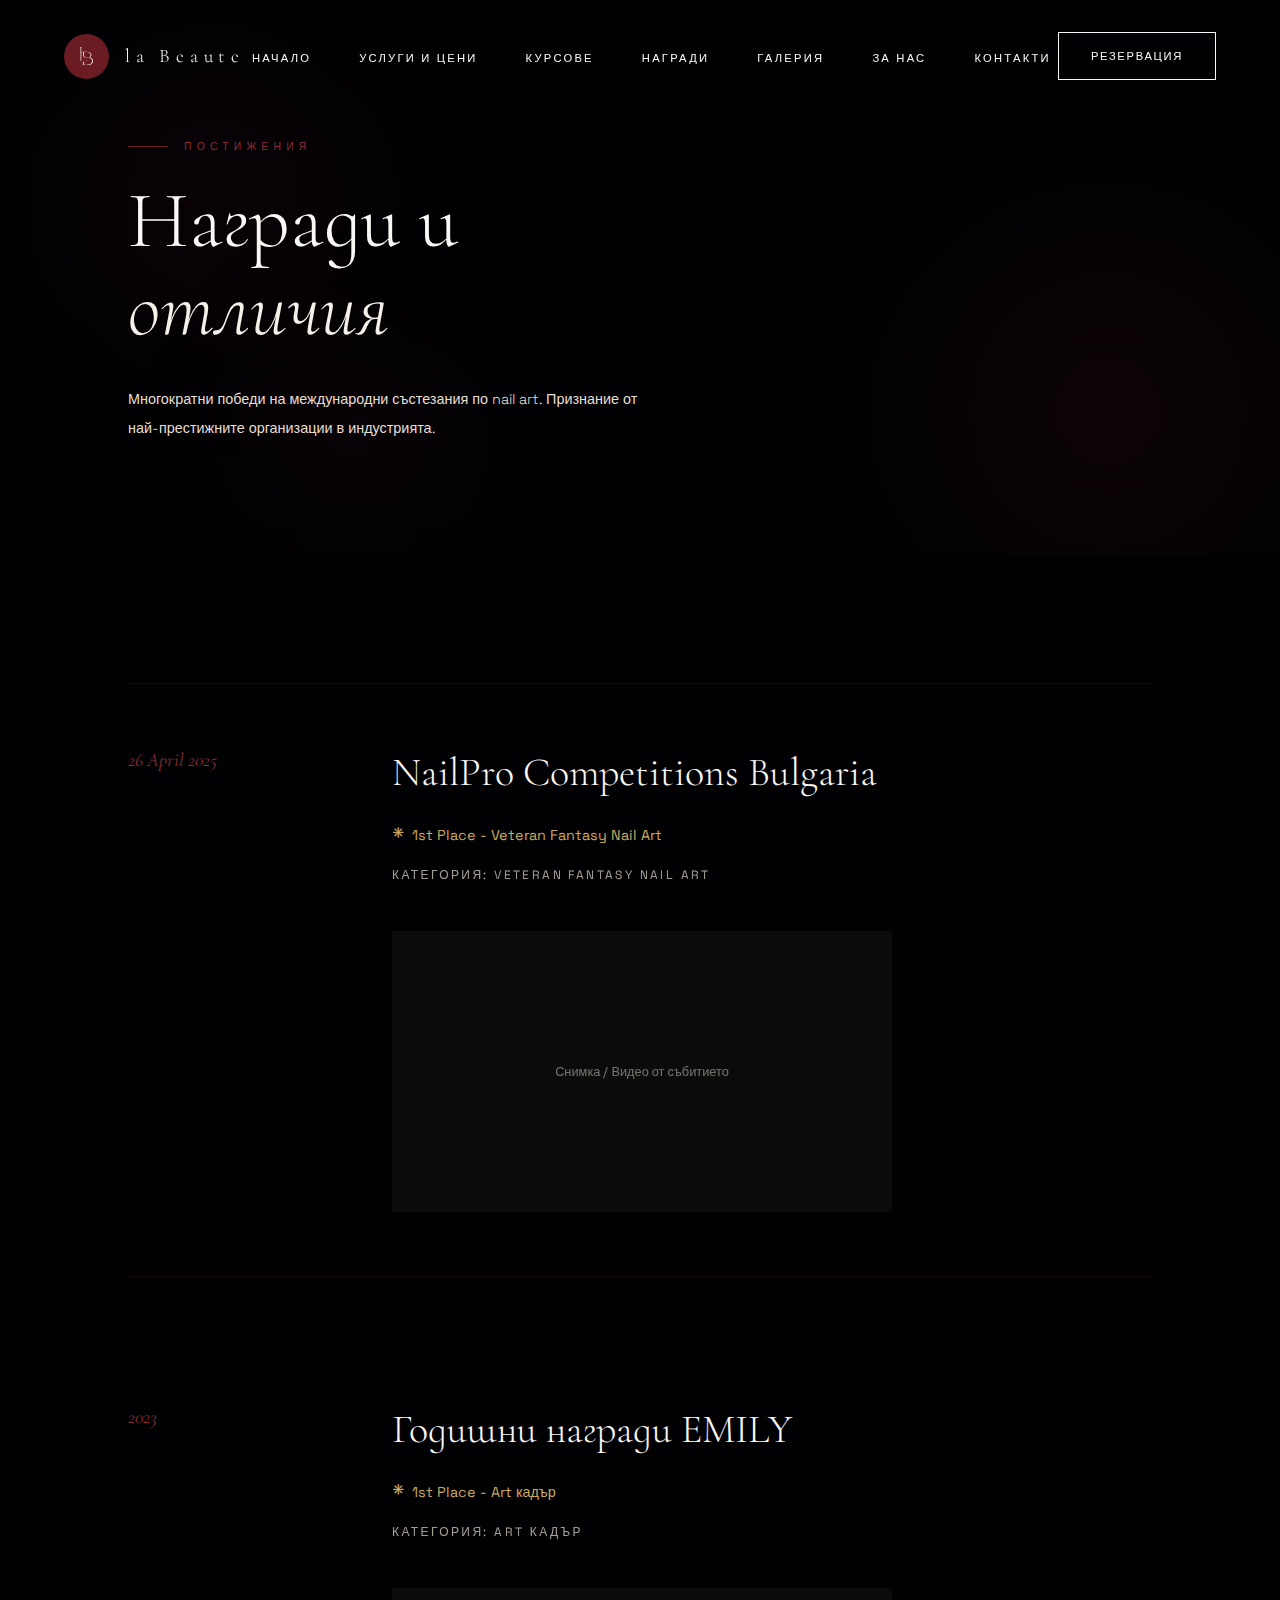
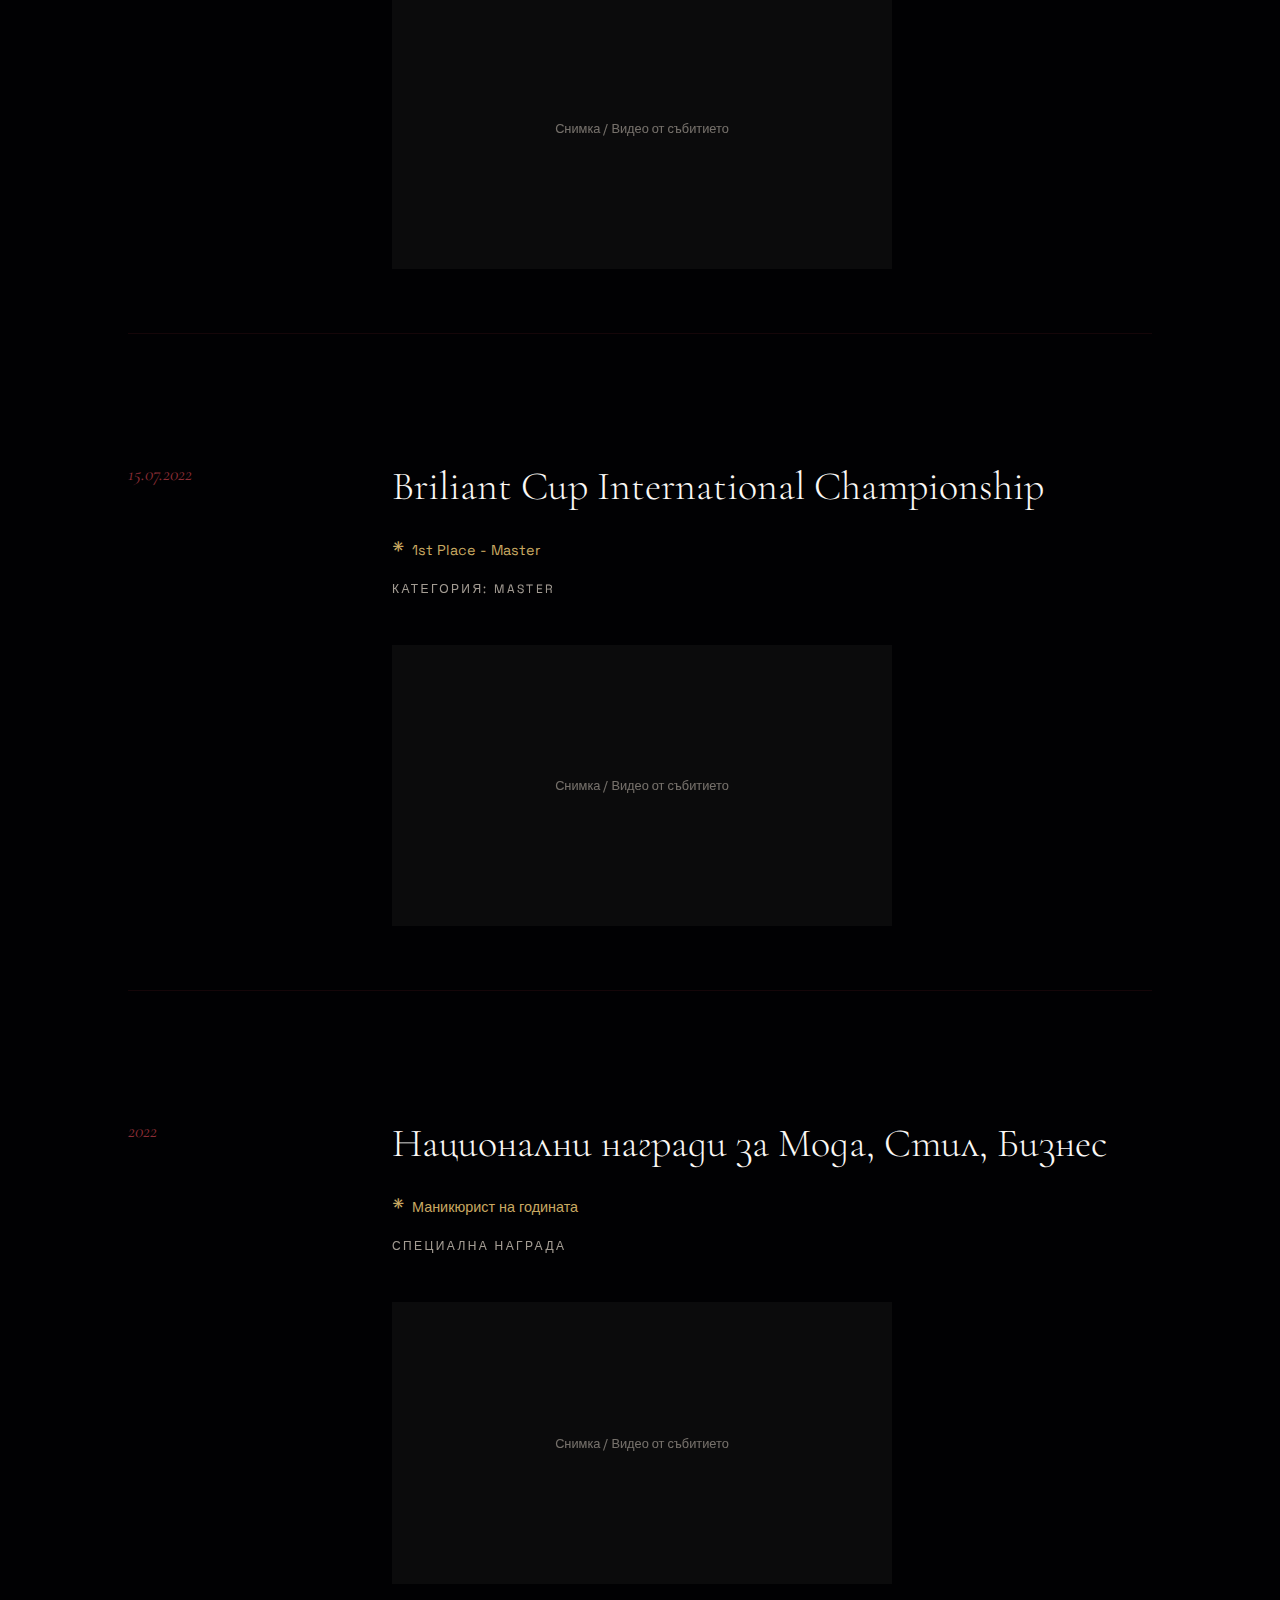
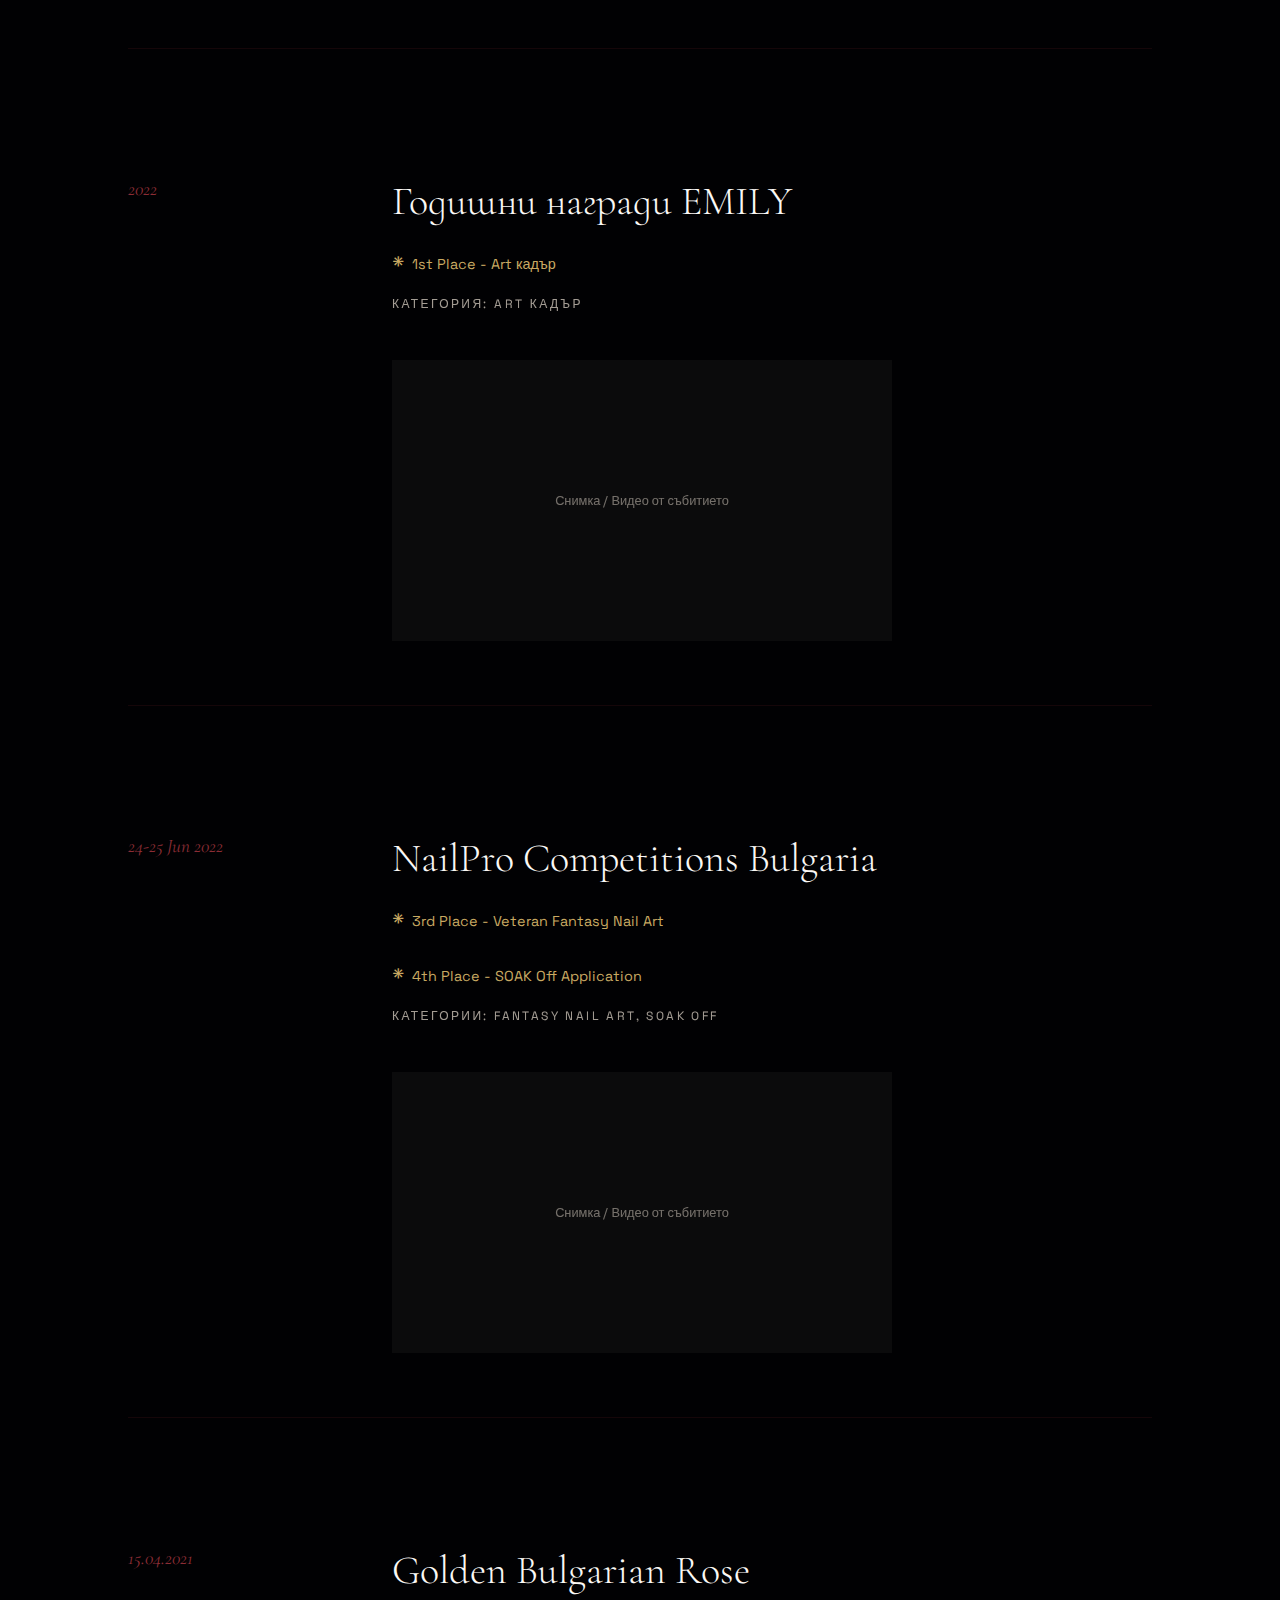
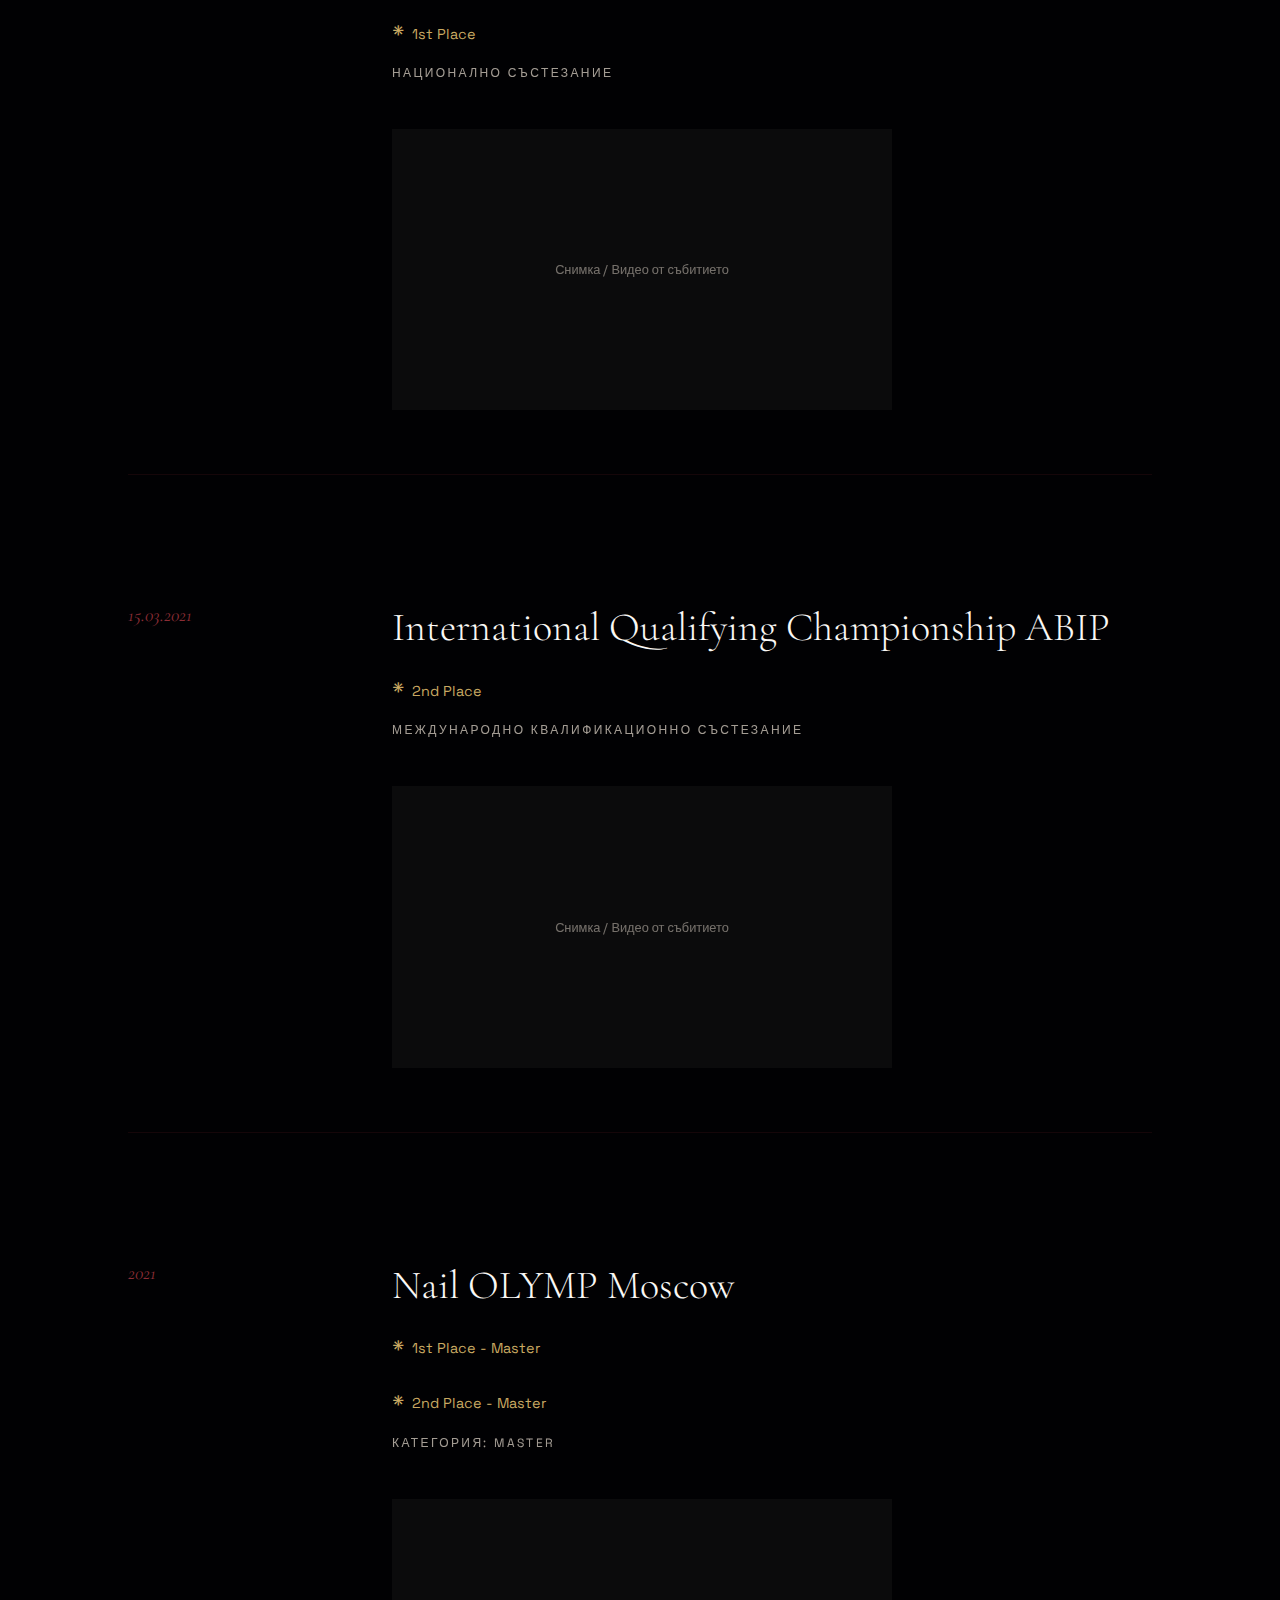
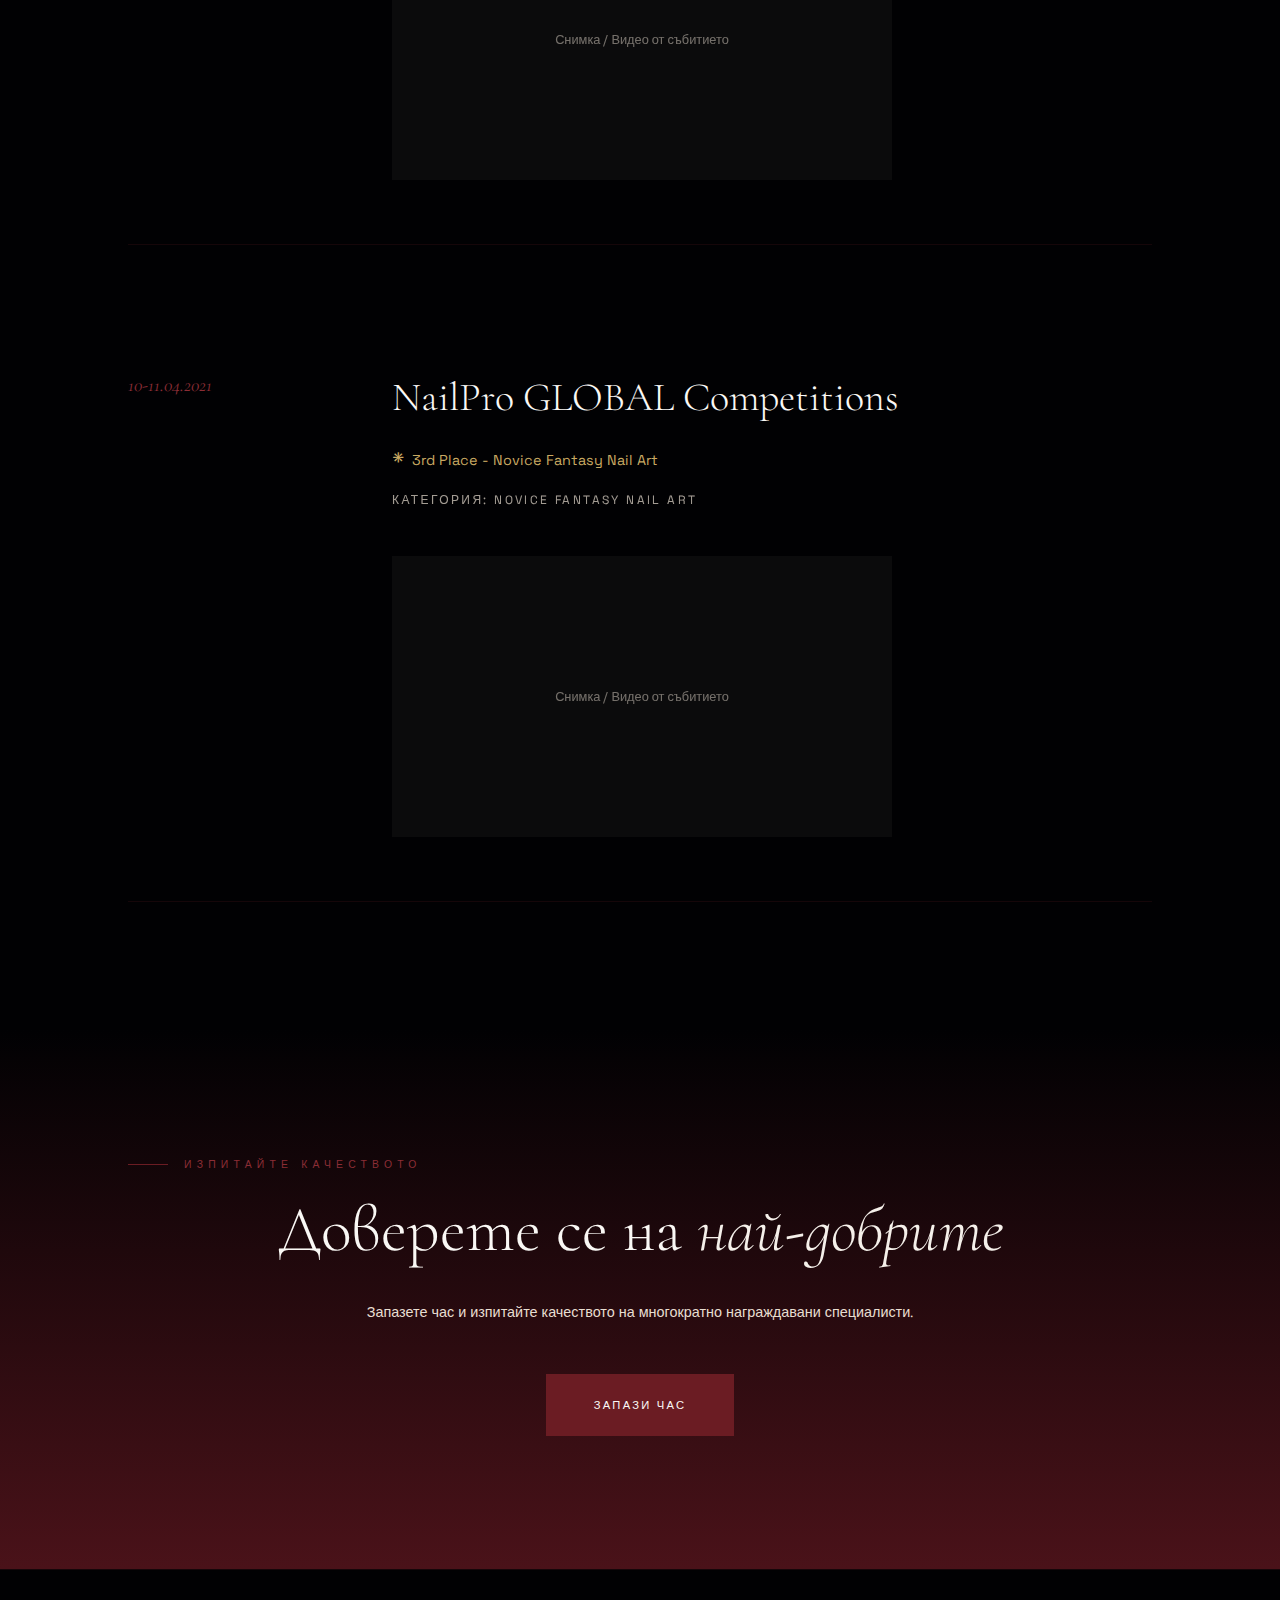
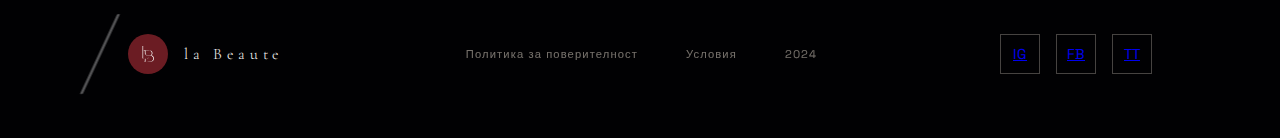
<file: awards.html>
<!DOCTYPE html>
<html lang="bg">
<head>
    <meta charset="UTF-8">
    <meta name="viewport" content="width=device-width, initial-scale=1.0">
    <title>Награди и отличия - la Beaute</title>
    <meta name="description" content="Награди и отличия на La Beaute - многократни победи на международни състезания по nail art, включително NailPro, Nail OLYMP Moscow, Golden Bulgarian Rose и други.">
    <link href="https://fonts.googleapis.com/css2?family=Cormorant+Garamond:ital,wght@0,300;0,400;0,500;1,300;1,400&family=Space+Grotesk:wght@300;400;500&display=swap" rel="stylesheet">
    <link rel="stylesheet" href="css/styles.css">
</head>
<body>
    <!-- Navigation -->
    <nav class="nav" id="mainNav">
        <a href="index.html" class="logo">
            <div class="logo-circle" id="logoToggle">
                <div class="logo-front">
                    <img src="./images/small-logo-white.svg" alt="lB" class="logo-monogram-img" />
                </div>
                <div class="logo-back">
                    <span></span>
                    <span></span>
                    <span></span>
                </div>
            </div>
            <span class="logo-text">la Beaute</span>
        </a>

        <ul class="nav-links">
            <li><a href="index.html#home">Начало</a></li>
            <li><a href="services.html">Услуги и цени</a></li>
            <li><a href="courses.html">Курсове</a></li>
            <li><a href="awards.html">Награди</a></li>
            <li><a href="index.html#gallery">Галерия</a></li>
            <li><a href="index.html#about">За нас</a></li>
            <li><a href="index.html#contact">Контакти</a></li>
        </ul>

        <a href="index.html#contact" class="nav-cta">Резервация</a>
    </nav>

    <!-- Mobile Navigation -->
    <div class="mobile-nav" id="mobileNav">
        <a href="index.html#home">Начало</a>
        <a href="services.html">Услуги и цени</a>
        <a href="courses.html">Курсове</a>
        <a href="awards.html">Награди</a>
        <a href="index.html#gallery">Галерия</a>
        <a href="index.html#about">За нас</a>
        <a href="index.html#contact">Контакти</a>
    </div>

    <!-- Page Hero -->
    <section class="page-hero">
        <div class="hero-bg">
            <div class="floating-shape shape-1"></div>
            <div class="floating-shape shape-2"></div>
            <div class="gradient-orb"></div>
        </div>
        <div class="page-hero-content">
            <p class="section-label">Постижения</p>
            <h1 class="section-title">Награди и <span>отличия</span></h1>
            <p class="hero-description">
                Многократни победи на международни състезания по nail art.
                Признание от най-престижните организации в индустрията.
            </p>
        </div>
    </section>

    <!-- Awards Section -->
    <section class="awards-section">
        <div class="awards-timeline">

            <!-- 2025 -->
            <div class="award-card" id="nailpro-2025">
                <div class="award-date">26 April 2025</div>
                <div class="award-details">
                    <h3 class="award-title">NailPro Competitions Bulgaria</h3>
                    <div class="award-place">
                        <span class="award-place-icon">*</span>
                        1st Place - Veteran Fantasy Nail Art
                    </div>
                    <p class="award-category">Категория: Veteran Fantasy Nail Art</p>
                    <div class="award-image">Снимка / Видео от събитието</div>
                </div>
            </div>

            <!-- 2023 -->
            <div class="award-card" id="emily-2023">
                <div class="award-date">2023</div>
                <div class="award-details">
                    <h3 class="award-title">Годишни награди EMILY</h3>
                    <div class="award-place">
                        <span class="award-place-icon">*</span>
                        1st Place - Art кадър
                    </div>
                    <p class="award-category">Категория: Art кадър</p>
                    <div class="award-image">Снимка / Видео от събитието</div>
                </div>
            </div>

            <!-- 2022 - Briliant Cup -->
            <div class="award-card" id="briliant-cup">
                <div class="award-date">15.07.2022</div>
                <div class="award-details">
                    <h3 class="award-title">Briliant Cup International Championship</h3>
                    <div class="award-place">
                        <span class="award-place-icon">*</span>
                        1st Place - Master
                    </div>
                    <p class="award-category">Категория: Master</p>
                    <div class="award-image">Снимка / Видео от събитието</div>
                </div>
            </div>

            <!-- 2022 - Маникюрист на годината -->
            <div class="award-card" id="manikurist-2022">
                <div class="award-date">2022</div>
                <div class="award-details">
                    <h3 class="award-title">Национални награди за Мода, Стил, Бизнес</h3>
                    <div class="award-place">
                        <span class="award-place-icon">*</span>
                        Маникюрист на годината
                    </div>
                    <p class="award-category">Специална награда</p>
                    <div class="award-image">Снимка / Видео от събитието</div>
                </div>
            </div>

            <!-- 2022 - EMILY -->
            <div class="award-card" id="emily-2022">
                <div class="award-date">2022</div>
                <div class="award-details">
                    <h3 class="award-title">Годишни награди EMILY</h3>
                    <div class="award-place">
                        <span class="award-place-icon">*</span>
                        1st Place - Art кадър
                    </div>
                    <p class="award-category">Категория: Art кадър</p>
                    <div class="award-image">Снимка / Видео от събитието</div>
                </div>
            </div>

            <!-- 2022 - NailPro Bulgaria -->
            <div class="award-card" id="nailpro-2022">
                <div class="award-date">24-25 Jun 2022</div>
                <div class="award-details">
                    <h3 class="award-title">NailPro Competitions Bulgaria</h3>
                    <div class="award-place">
                        <span class="award-place-icon">*</span>
                        3rd Place - Veteran Fantasy Nail Art
                    </div>
                    <div class="award-place">
                        <span class="award-place-icon">*</span>
                        4th Place - SOAK Off Application
                    </div>
                    <p class="award-category">Категории: Fantasy Nail Art, SOAK Off</p>
                    <div class="award-image">Снимка / Видео от събитието</div>
                </div>
            </div>

            <!-- 2021 - Golden Bulgarian Rose -->
            <div class="award-card" id="golden-rose">
                <div class="award-date">15.04.2021</div>
                <div class="award-details">
                    <h3 class="award-title">Golden Bulgarian Rose</h3>
                    <div class="award-place">
                        <span class="award-place-icon">*</span>
                        1st Place
                    </div>
                    <p class="award-category">Национално състезание</p>
                    <div class="award-image">Снимка / Видео от събитието</div>
                </div>
            </div>

            <!-- 2021 - ABIP -->
            <div class="award-card" id="abip-2021">
                <div class="award-date">15.03.2021</div>
                <div class="award-details">
                    <h3 class="award-title">International Qualifying Championship ABIP</h3>
                    <div class="award-place">
                        <span class="award-place-icon">*</span>
                        2nd Place
                    </div>
                    <p class="award-category">Международно квалификационно състезание</p>
                    <div class="award-image">Снимка / Видео от събитието</div>
                </div>
            </div>

            <!-- 2021 - Nail OLYMP Moscow (1st) -->
            <div class="award-card" id="nail-olymp-moscow">
                <div class="award-date">2021</div>
                <div class="award-details">
                    <h3 class="award-title">Nail OLYMP Moscow</h3>
                    <div class="award-place">
                        <span class="award-place-icon">*</span>
                        1st Place - Master
                    </div>
                    <div class="award-place">
                        <span class="award-place-icon">*</span>
                        2nd Place - Master
                    </div>
                    <p class="award-category">Категория: Master</p>
                    <div class="award-image">Снимка / Видео от събитието</div>
                </div>
            </div>

            <!-- 2021 - NailPro GLOBAL -->
            <div class="award-card" id="nailpro-global-2021">
                <div class="award-date">10-11.04.2021</div>
                <div class="award-details">
                    <h3 class="award-title">NailPro GLOBAL Competitions</h3>
                    <div class="award-place">
                        <span class="award-place-icon">*</span>
                        3rd Place - Novice Fantasy Nail Art
                    </div>
                    <p class="award-category">Категория: Novice Fantasy Nail Art</p>
                    <div class="award-image">Снимка / Видео от събитието</div>
                </div>
            </div>

        </div>
    </section>

    <!-- CTA Section -->
    <section class="cta-section">
        <p class="section-label">Изпитайте качеството</p>
        <h2 class="section-title">Доверете се на <span>най-добрите</span></h2>
        <p class="hero-description">
            Запазете час и изпитайте качеството на многократно награждавани специалисти.
        </p>
        <a href="index.html#contact" class="btn-primary"><span>Запази час</span></a>
    </section>

    <!-- Footer -->
    <footer class="footer">
        <div class="footer-content">
            <div class="footer-logo">
                <div class="logo-circle" style="width: 40px; height: 40px;">
                    <img src="./images/small-logo-white.svg" alt="lB" class="logo-monogram-img" />
                </div>
                <span class="logo-text" style="font-size: 1rem;">la Beaute</span>
            </div>

            <div class="footer-links">
                <a href="#">Политика за поверителност</a>
                <a href="#">Условия</a>
                <a href="#">2024</a>
            </div>

            <div class="social-links">
                <a href="https://instagram.com/labeaute.beautyclub" class="social-link" target="_blank">IG</a>
                <a href="#" class="social-link">FB</a>
                <a href="#" class="social-link">TT</a>
            </div>
        </div>
    </footer>

    <script>
        // Navigation scroll effect
        const nav = document.getElementById('mainNav');
        window.addEventListener('scroll', () => {
            if (window.scrollY > 50) {
                nav.classList.add('scrolled');
            } else {
                nav.classList.remove('scrolled');
            }
        });
        // Initial check
        if (window.scrollY > 50) {
            nav.classList.add('scrolled');
        }

        // Mobile Navigation Toggle
        const logoToggle = document.getElementById('logoToggle');
        const mobileNav = document.getElementById('mobileNav');

        if (logoToggle && mobileNav) {
            logoToggle.addEventListener('click', (e) => {
                e.preventDefault();
                mobileNav.classList.toggle('active');
            });

            mobileNav.addEventListener('click', (e) => {
                if (e.target === mobileNav) {
                    mobileNav.classList.remove('active');
                }
            });
        }

        // Smooth scroll for anchor links
        document.querySelectorAll('a[href^="#"]').forEach(anchor => {
            anchor.addEventListener('click', function (e) {
                const href = this.getAttribute('href');
                if (href !== '#') {
                    e.preventDefault();
                    const target = document.querySelector(href);
                    if (target) {
                        target.scrollIntoView({ behavior: 'smooth' });
                    }
                }
                if (mobileNav) {
                    mobileNav.classList.remove('active');
                }
            });
        });

        // Scroll to anchor if URL contains hash
        if (window.location.hash) {
            setTimeout(() => {
                const target = document.querySelector(window.location.hash);
                if (target) {
                    target.scrollIntoView({ behavior: 'smooth' });
                }
            }, 100);
        }
    </script>
</body>
</html>
</file>
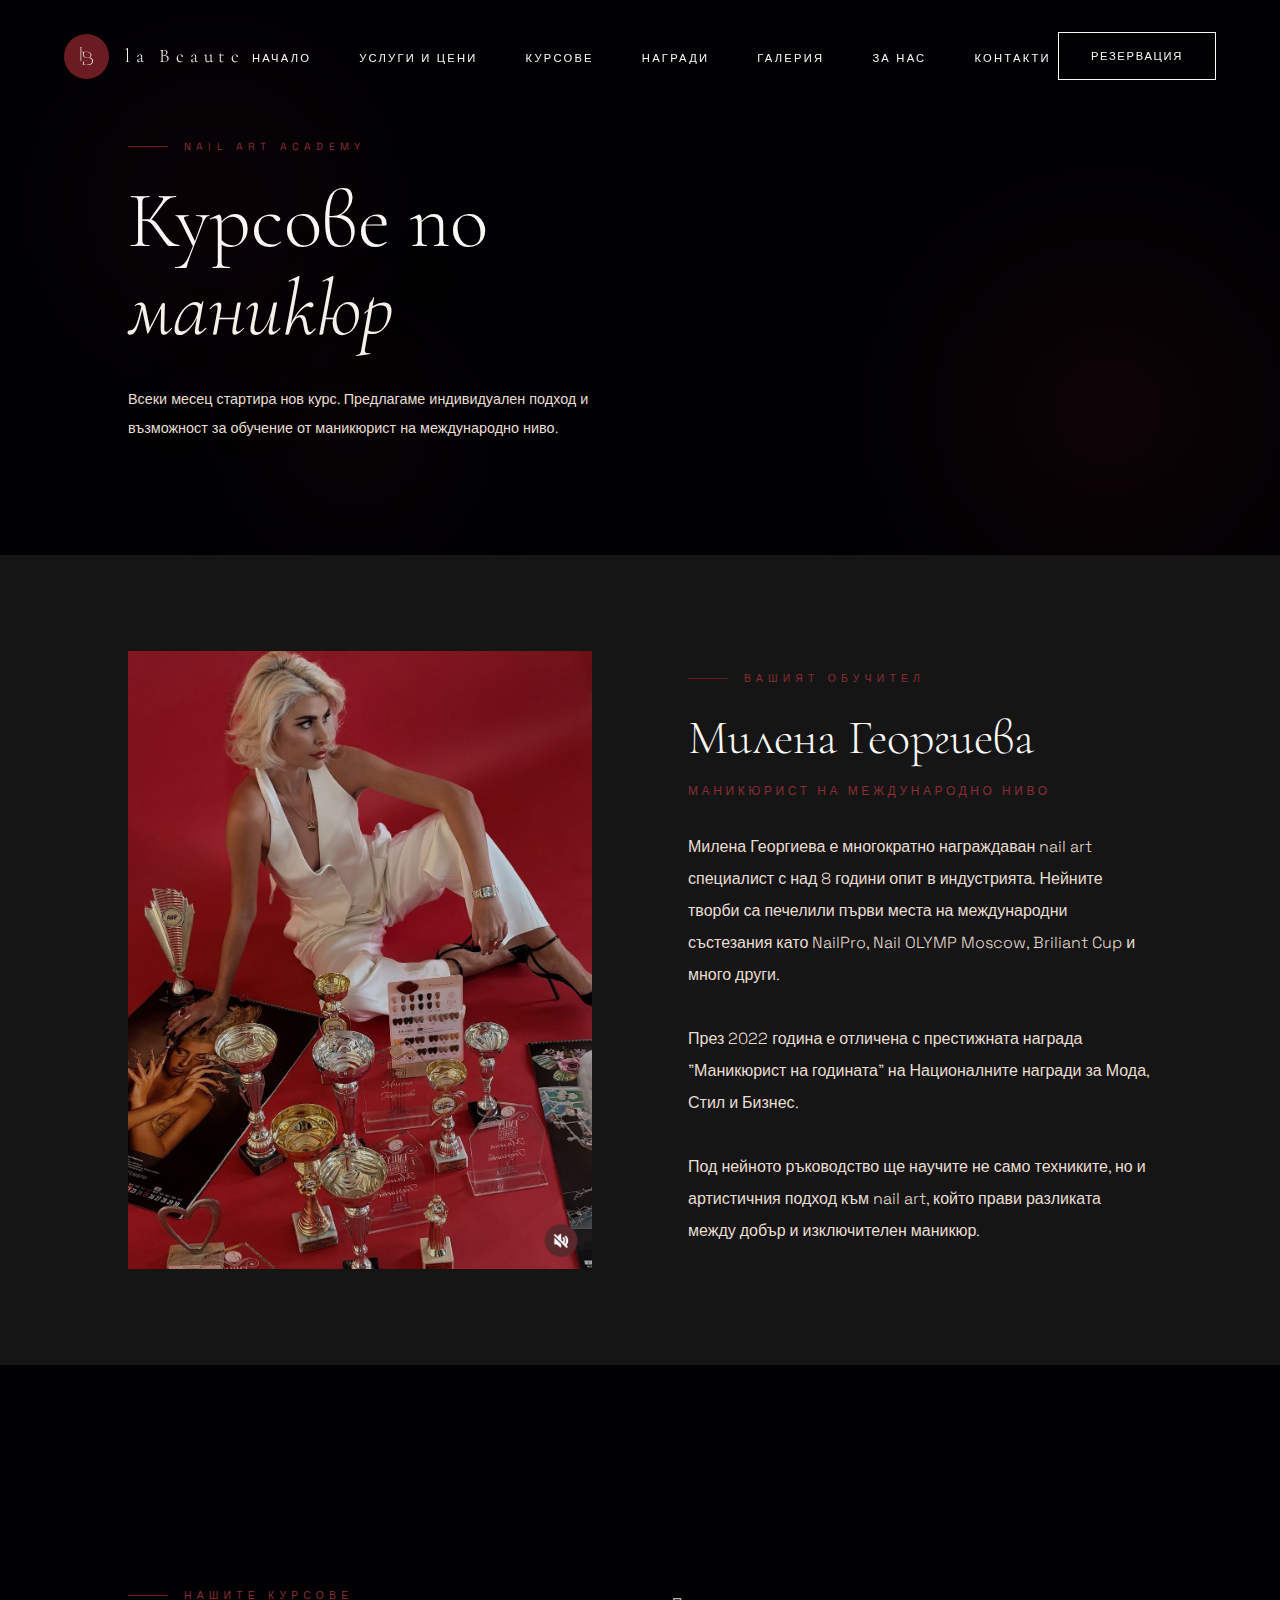
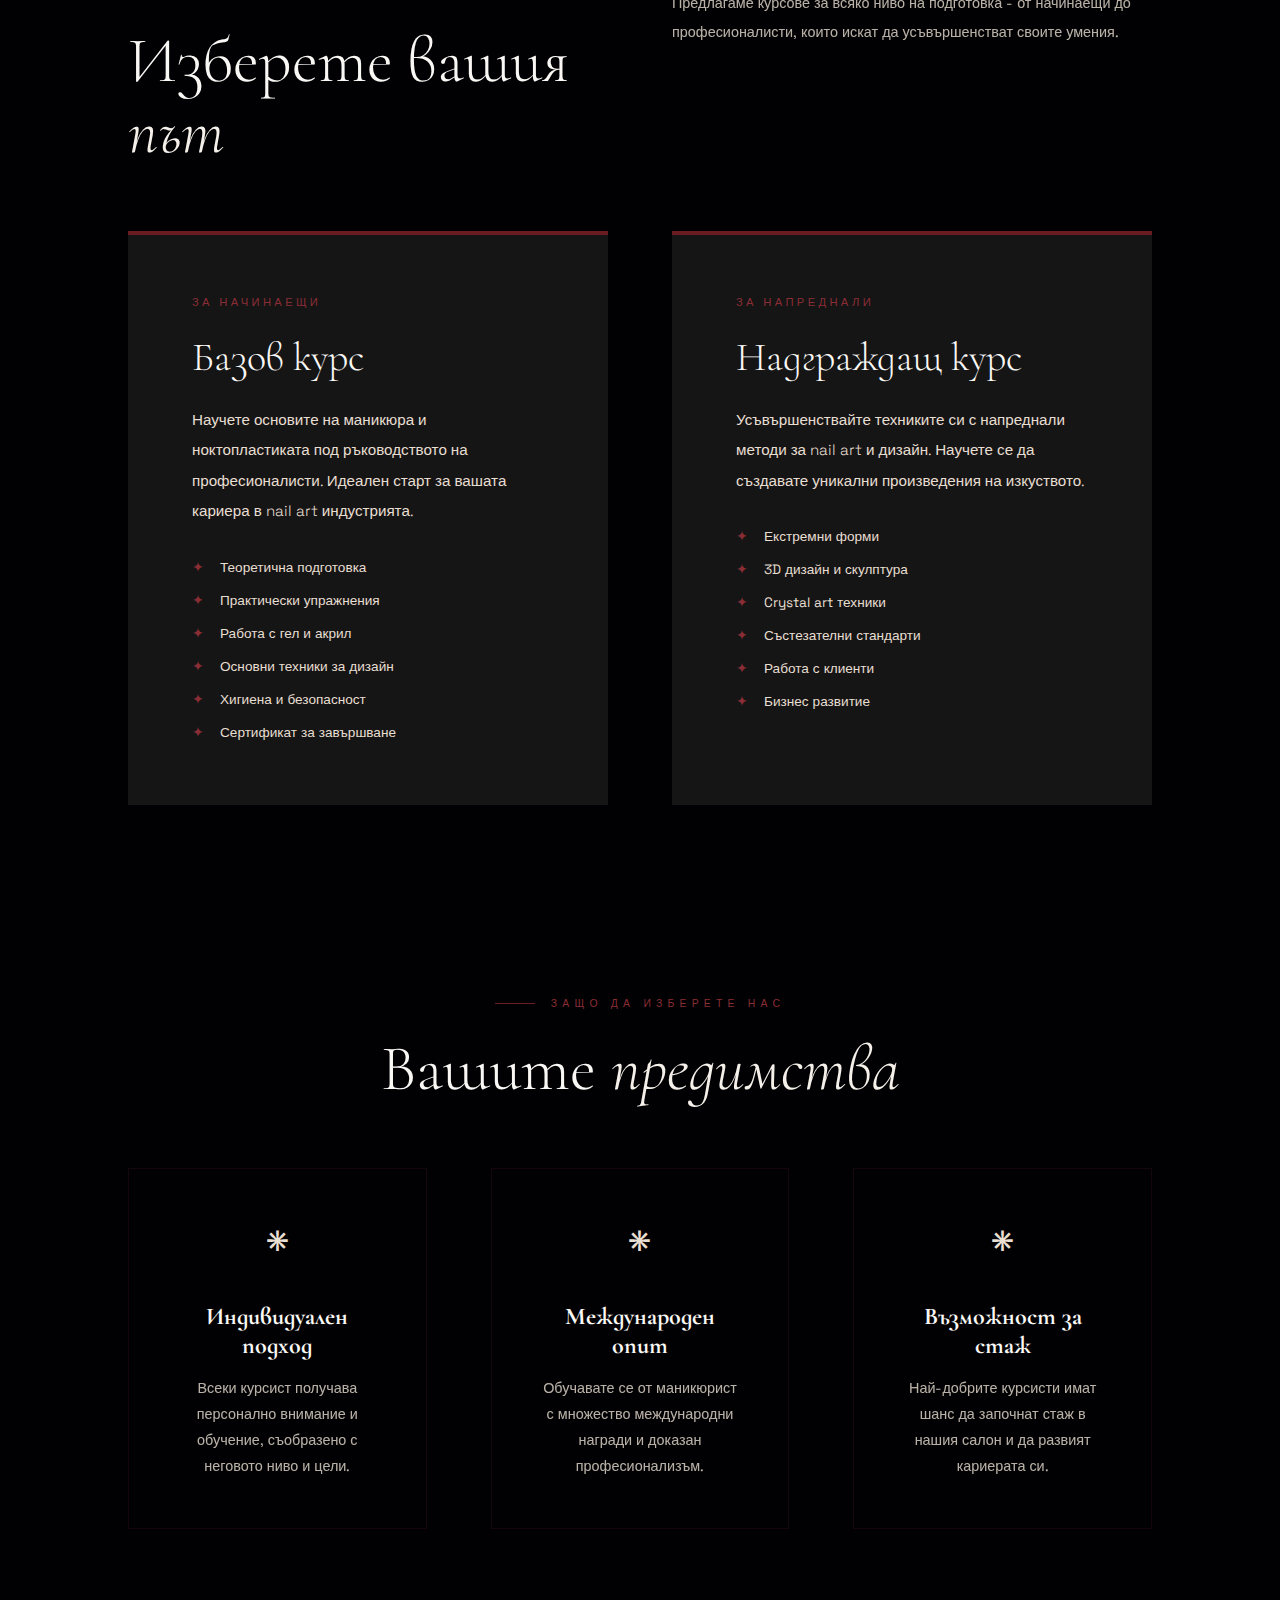
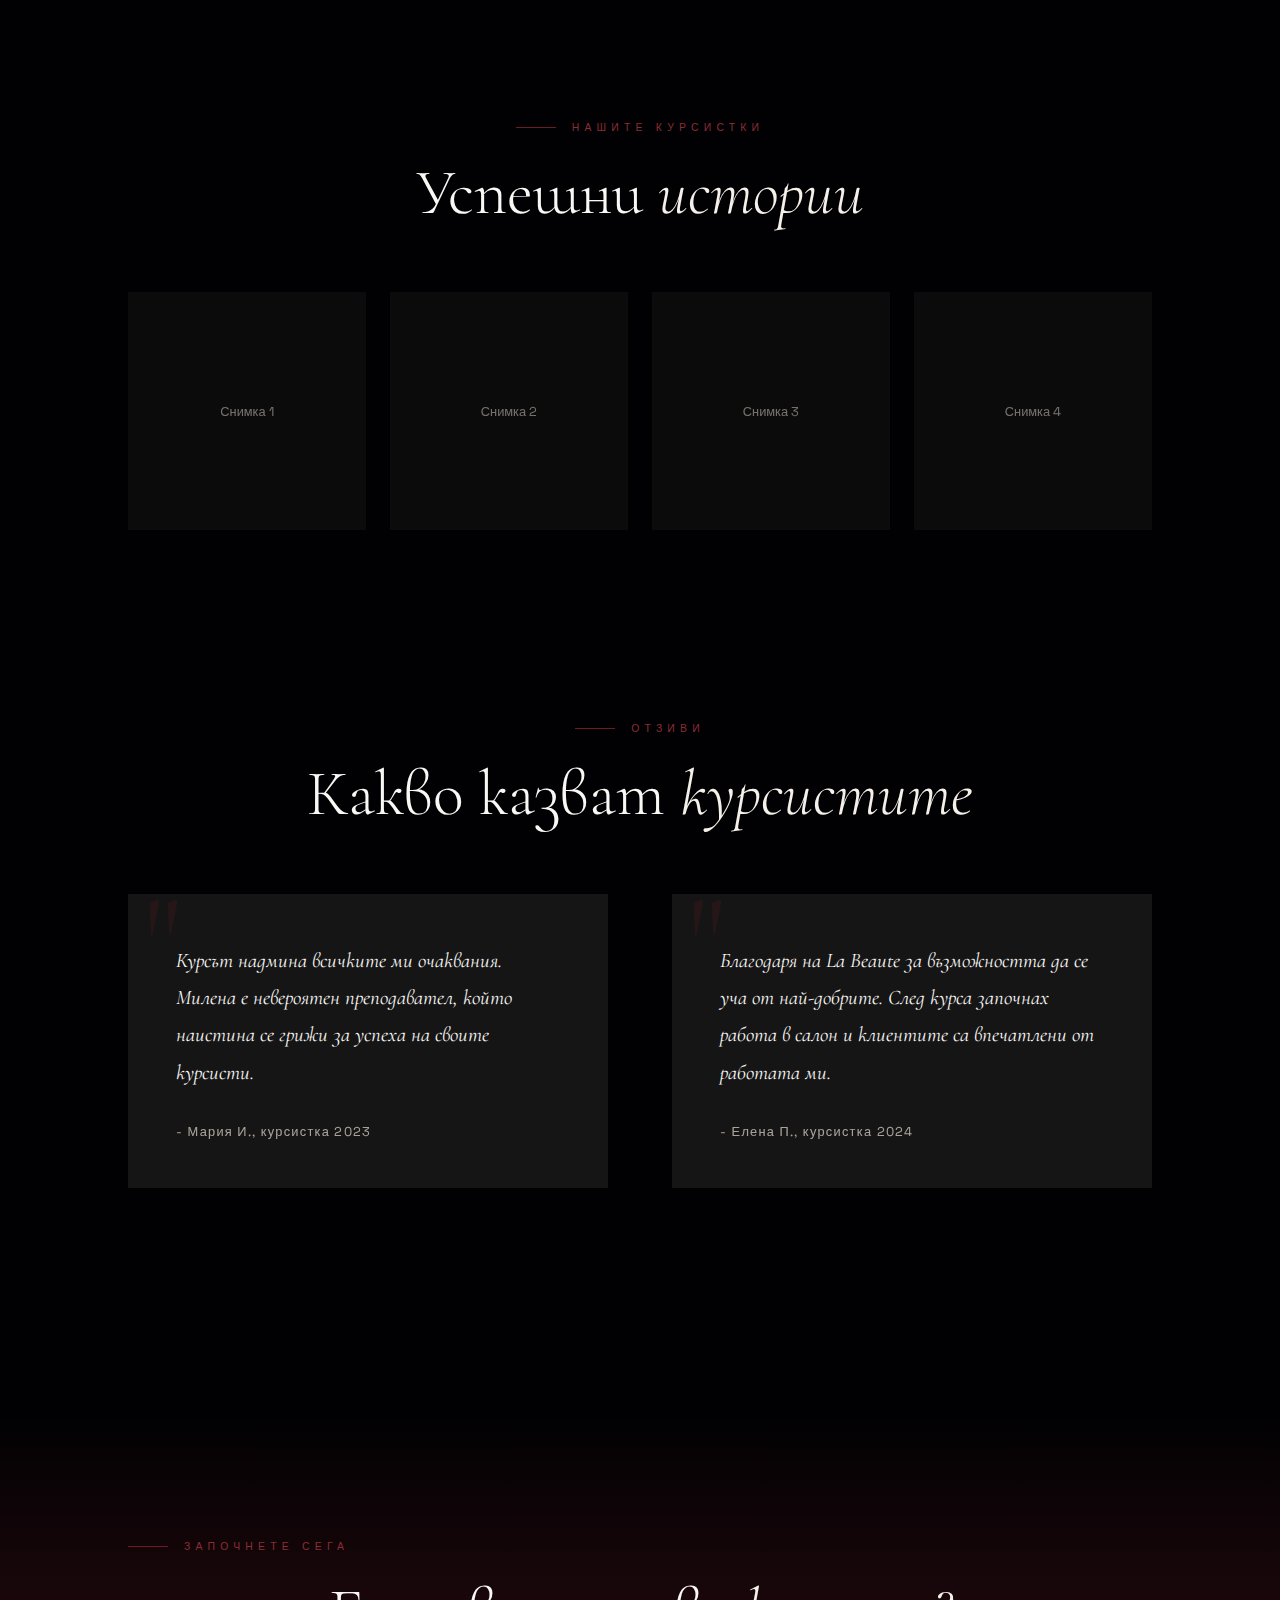
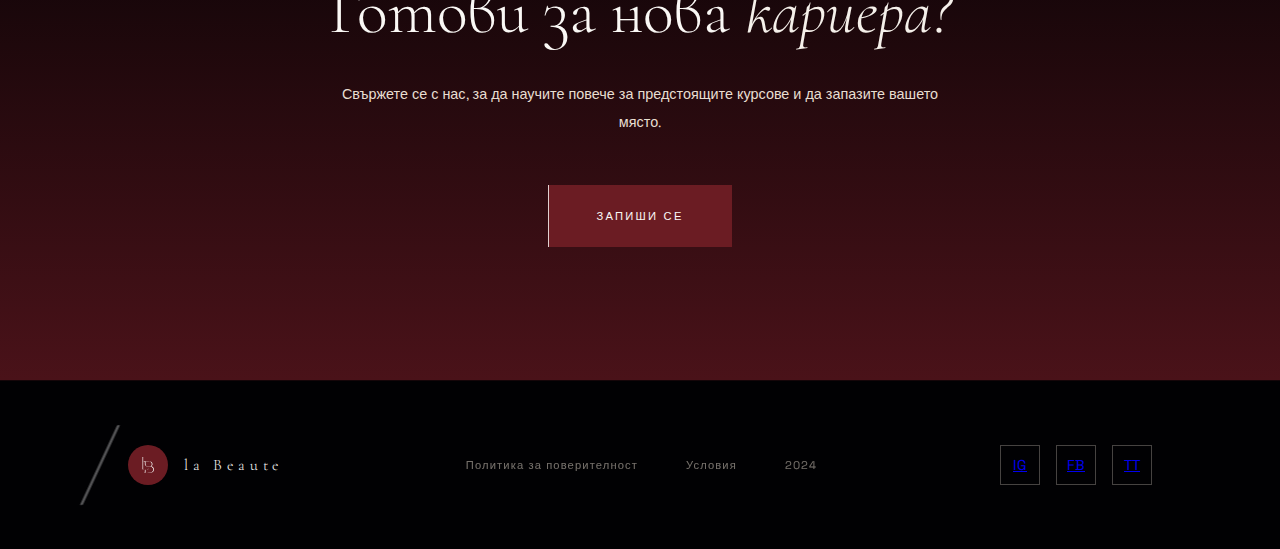
<file: courses.html>
<!DOCTYPE html>
<html lang="bg">
<head>
    <meta charset="UTF-8">
    <meta name="viewport" content="width=device-width, initial-scale=1.0">
    <title>Курсове - la Beaute Nail Art Academy</title>
    <meta name="description" content="Професионални курсове по маникюр и nail art в La Beaute Academy. Базови и надграждащи курсове с Милена Георгиева - маникюрист на международно ниво.">
    <link href="https://fonts.googleapis.com/css2?family=Cormorant+Garamond:ital,wght@0,300;0,400;0,500;1,300;1,400&family=Space+Grotesk:wght@300;400;500&display=swap" rel="stylesheet">
    <link rel="stylesheet" href="css/styles.css">
</head>
<body>
    <!-- Navigation -->
    <nav class="nav" id="mainNav">
        <a href="index.html" class="logo">
            <div class="logo-circle" id="logoToggle">
                <div class="logo-front">
                    <img src="./images/small-logo-white.svg" alt="lB" class="logo-monogram-img" />
                </div>
                <div class="logo-back">
                    <span></span>
                    <span></span>
                    <span></span>
                </div>
            </div>
            <span class="logo-text">la Beaute</span>
        </a>

        <ul class="nav-links">
            <li><a href="index.html#home">Начало</a></li>
            <li><a href="services.html">Услуги и цени</a></li>
            <li><a href="courses.html">Курсове</a></li>
            <li><a href="awards.html">Награди</a></li>
            <li><a href="index.html#gallery">Галерия</a></li>
            <li><a href="index.html#about">За нас</a></li>
            <li><a href="index.html#contact">Контакти</a></li>
        </ul>

        <a href="index.html#contact" class="nav-cta">Резервация</a>
    </nav>

    <!-- Mobile Navigation -->
    <div class="mobile-nav" id="mobileNav">
        <a href="index.html#home">Начало</a>
        <a href="services.html">Услуги и цени</a>
        <a href="courses.html">Курсове</a>
        <a href="awards.html">Награди</a>
        <a href="index.html#gallery">Галерия</a>
        <a href="index.html#about">За нас</a>
        <a href="index.html#contact">Контакти</a>
    </div>

    <!-- Page Hero -->
    <section class="page-hero">
        <div class="hero-bg">
            <div class="floating-shape shape-1"></div>
            <div class="floating-shape shape-2"></div>
            <div class="gradient-orb"></div>
        </div>
        <div class="page-hero-content">
            <p class="section-label">Nail Art Academy</p>
            <h1 class="section-title">Курсове по <span>маникюр</span></h1>
            <p class="hero-description">
                Всеки месец стартира нов курс. Предлагаме индивидуален подход и възможност
                за обучение от маникюрист на международно ниво.
            </p>
        </div>
    </section>

    <!-- Instructor Section -->
    <section class="instructor-section">
        <div class="instructor-image">
            <img src="./images/about-awards.jpg" alt="Милена Георгиева" onerror="this.style.display='none'" />
        </div>
        <div class="instructor-content">
            <p class="section-label">Вашият обучител</p>
            <h2 class="instructor-name">Милена Георгиева</h2>
            <p class="instructor-title">Маникюрист на международно ниво</p>
            <p class="instructor-bio">
                Милена Георгиева е многократно награждаван nail art специалист с над 8 години опит
                в индустрията. Нейните творби са печелили първи места на международни състезания
                като NailPro, Nail OLYMP Moscow, Briliant Cup и много други.
                <br><br>
                През 2022 година е отличена с престижната награда "Маникюрист на годината"
                на Националните награди за Мода, Стил и Бизнес.
                <br><br>
                Под нейното ръководство ще научите не само техниките, но и артистичния подход
                към nail art, който прави разликата между добър и изключителен маникюр.
            </p>
        </div>
    </section>

    <!-- Courses Section -->
    <section class="courses-section">
        <div class="section-header" style="margin-bottom: 4rem;">
            <div>
                <p class="section-label">Нашите курсове</p>
                <h2 class="section-title">Изберете вашия <span>път</span></h2>
            </div>
            <p class="section-description">
                Предлагаме курсове за всяко ниво на подготовка - от начинаещи до
                професионалисти, които искат да усъвършенстват своите умения.
            </p>
        </div>

        <div class="courses-grid">
            <!-- Basic Course -->
            <div class="course-card">
                <p class="course-type">За начинаещи</p>
                <h3 class="course-title">Базов курс</h3>
                <p class="course-description">
                    Научете основите на маникюра и ноктопластиката под ръководството
                    на професионалисти. Идеален старт за вашата кариера в nail art индустрията.
                </p>
                <ul class="course-features">
                    <li>Теоретична подготовка</li>
                    <li>Практически упражнения</li>
                    <li>Работа с гел и акрил</li>
                    <li>Основни техники за дизайн</li>
                    <li>Хигиена и безопасност</li>
                    <li>Сертификат за завършване</li>
                </ul>
            </div>

            <!-- Advanced Course -->
            <div class="course-card">
                <p class="course-type">За напреднали</p>
                <h3 class="course-title">Надграждащ курс</h3>
                <p class="course-description">
                    Усъвършенствайте техниките си с напреднали методи за nail art и дизайн.
                    Научете се да създавате уникални произведения на изкуството.
                </p>
                <ul class="course-features">
                    <li>Екстремни форми</li>
                    <li>3D дизайн и скулптура</li>
                    <li>Crystal art техники</li>
                    <li>Състезателни стандарти</li>
                    <li>Работа с клиенти</li>
                    <li>Бизнес развитие</li>
                </ul>
            </div>
        </div>

        <!-- Benefits Section -->
        <div class="benefits-section">
            <p class="section-label" style="text-align: center; justify-content: center;">Защо да изберете нас</p>
            <h2 class="section-title" style="text-align: center; margin-bottom: 4rem;">Вашите <span>предимства</span></h2>

            <div class="benefits-grid">
                <div class="benefit-card">
                    <div class="benefit-icon">*</div>
                    <h3 class="benefit-title">Индивидуален подход</h3>
                    <p class="benefit-text">
                        Всеки курсист получава персонално внимание и обучение,
                        съобразено с неговото ниво и цели.
                    </p>
                </div>

                <div class="benefit-card">
                    <div class="benefit-icon">*</div>
                    <h3 class="benefit-title">Международен опит</h3>
                    <p class="benefit-text">
                        Обучавате се от маникюрист с множество международни награди
                        и доказан професионализъм.
                    </p>
                </div>

                <div class="benefit-card">
                    <div class="benefit-icon">*</div>
                    <h3 class="benefit-title">Възможност за стаж</h3>
                    <p class="benefit-text">
                        Най-добрите курсисти имат шанс да започнат стаж
                        в нашия салон и да развият кариерата си.
                    </p>
                </div>
            </div>
        </div>

        <!-- Students Gallery -->
        <div class="testimonials-section">
            <p class="section-label" style="text-align: center; justify-content: center;">Нашите курсистки</p>
            <h2 class="section-title" style="text-align: center; margin-bottom: 4rem;">Успешни <span>истории</span></h2>

            <div class="students-gallery">
                <div class="student-image">Снимка 1</div>
                <div class="student-image">Снимка 2</div>
                <div class="student-image">Снимка 3</div>
                <div class="student-image">Снимка 4</div>
            </div>
        </div>

        <!-- Testimonials -->
        <div class="testimonials-section">
            <p class="section-label" style="text-align: center; justify-content: center;">Отзиви</p>
            <h2 class="section-title" style="text-align: center; margin-bottom: 4rem;">Какво казват <span>курсистите</span></h2>

            <div class="testimonials-grid">
                <div class="testimonial-card">
                    <p class="testimonial-text">
                        Курсът надмина всичките ми очаквания. Милена е невероятен преподавател,
                        който наистина се грижи за успеха на своите курсисти.
                    </p>
                    <p class="testimonial-author">- Мария И., курсистка 2023</p>
                </div>

                <div class="testimonial-card">
                    <p class="testimonial-text">
                        Благодаря на La Beaute за възможността да се уча от най-добрите.
                        След курса започнах работа в салон и клиентите са впечатлени от работата ми.
                    </p>
                    <p class="testimonial-author">- Елена П., курсистка 2024</p>
                </div>
            </div>
        </div>
    </section>

    <!-- CTA Section -->
    <section class="cta-section">
        <p class="section-label">Започнете сега</p>
        <h2 class="section-title">Готови за нова <span>кариера?</span></h2>
        <p class="hero-description">
            Свържете се с нас, за да научите повече за предстоящите курсове
            и да запазите вашето място.
        </p>
        <a href="index.html#contact" class="btn-primary"><span>Запиши се</span></a>
    </section>

    <!-- Footer -->
    <footer class="footer">
        <div class="footer-content">
            <div class="footer-logo">
                <div class="logo-circle" style="width: 40px; height: 40px;">
                    <img src="./images/small-logo-white.svg" alt="lB" class="logo-monogram-img" />
                </div>
                <span class="logo-text" style="font-size: 1rem;">la Beaute</span>
            </div>

            <div class="footer-links">
                <a href="#">Политика за поверителност</a>
                <a href="#">Условия</a>
                <a href="#">2024</a>
            </div>

            <div class="social-links">
                <a href="https://instagram.com/labeaute.beautyclub" class="social-link" target="_blank">IG</a>
                <a href="#" class="social-link">FB</a>
                <a href="#" class="social-link">TT</a>
            </div>
        </div>
    </footer>

    <script>
        // Navigation scroll effect
        const nav = document.getElementById('mainNav');
        window.addEventListener('scroll', () => {
            if (window.scrollY > 50) {
                nav.classList.add('scrolled');
            } else {
                nav.classList.remove('scrolled');
            }
        });
        // Initial check
        if (window.scrollY > 50) {
            nav.classList.add('scrolled');
        }

        // Mobile Navigation Toggle
        const logoToggle = document.getElementById('logoToggle');
        const mobileNav = document.getElementById('mobileNav');

        if (logoToggle && mobileNav) {
            logoToggle.addEventListener('click', (e) => {
                e.preventDefault();
                mobileNav.classList.toggle('active');
            });

            mobileNav.addEventListener('click', (e) => {
                if (e.target === mobileNav) {
                    mobileNav.classList.remove('active');
                }
            });
        }

        // Smooth scroll for anchor links
        document.querySelectorAll('a[href^="#"]').forEach(anchor => {
            anchor.addEventListener('click', function (e) {
                const href = this.getAttribute('href');
                if (href !== '#') {
                    e.preventDefault();
                    const target = document.querySelector(href);
                    if (target) {
                        target.scrollIntoView({ behavior: 'smooth' });
                    }
                }
                if (mobileNav) {
                    mobileNav.classList.remove('active');
                }
            });
        });
    </script>
</body>
</html>
</file>
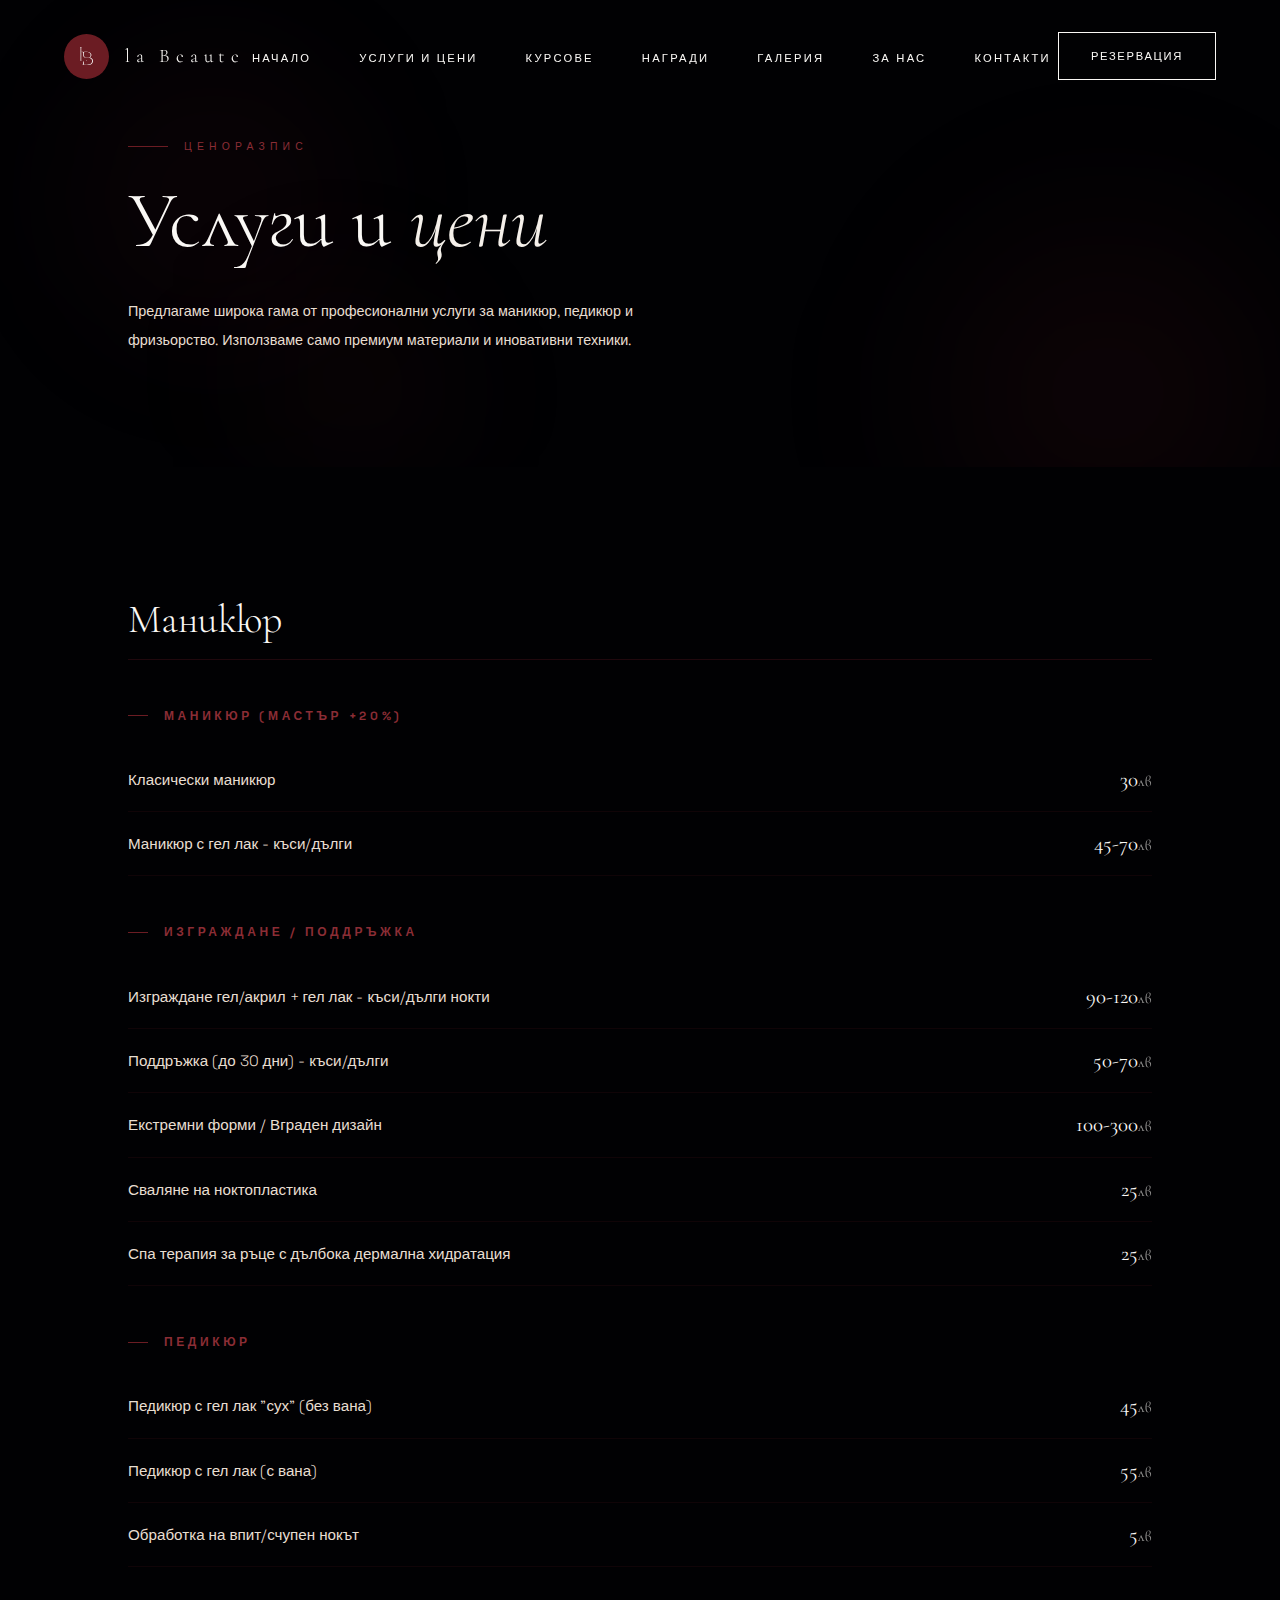
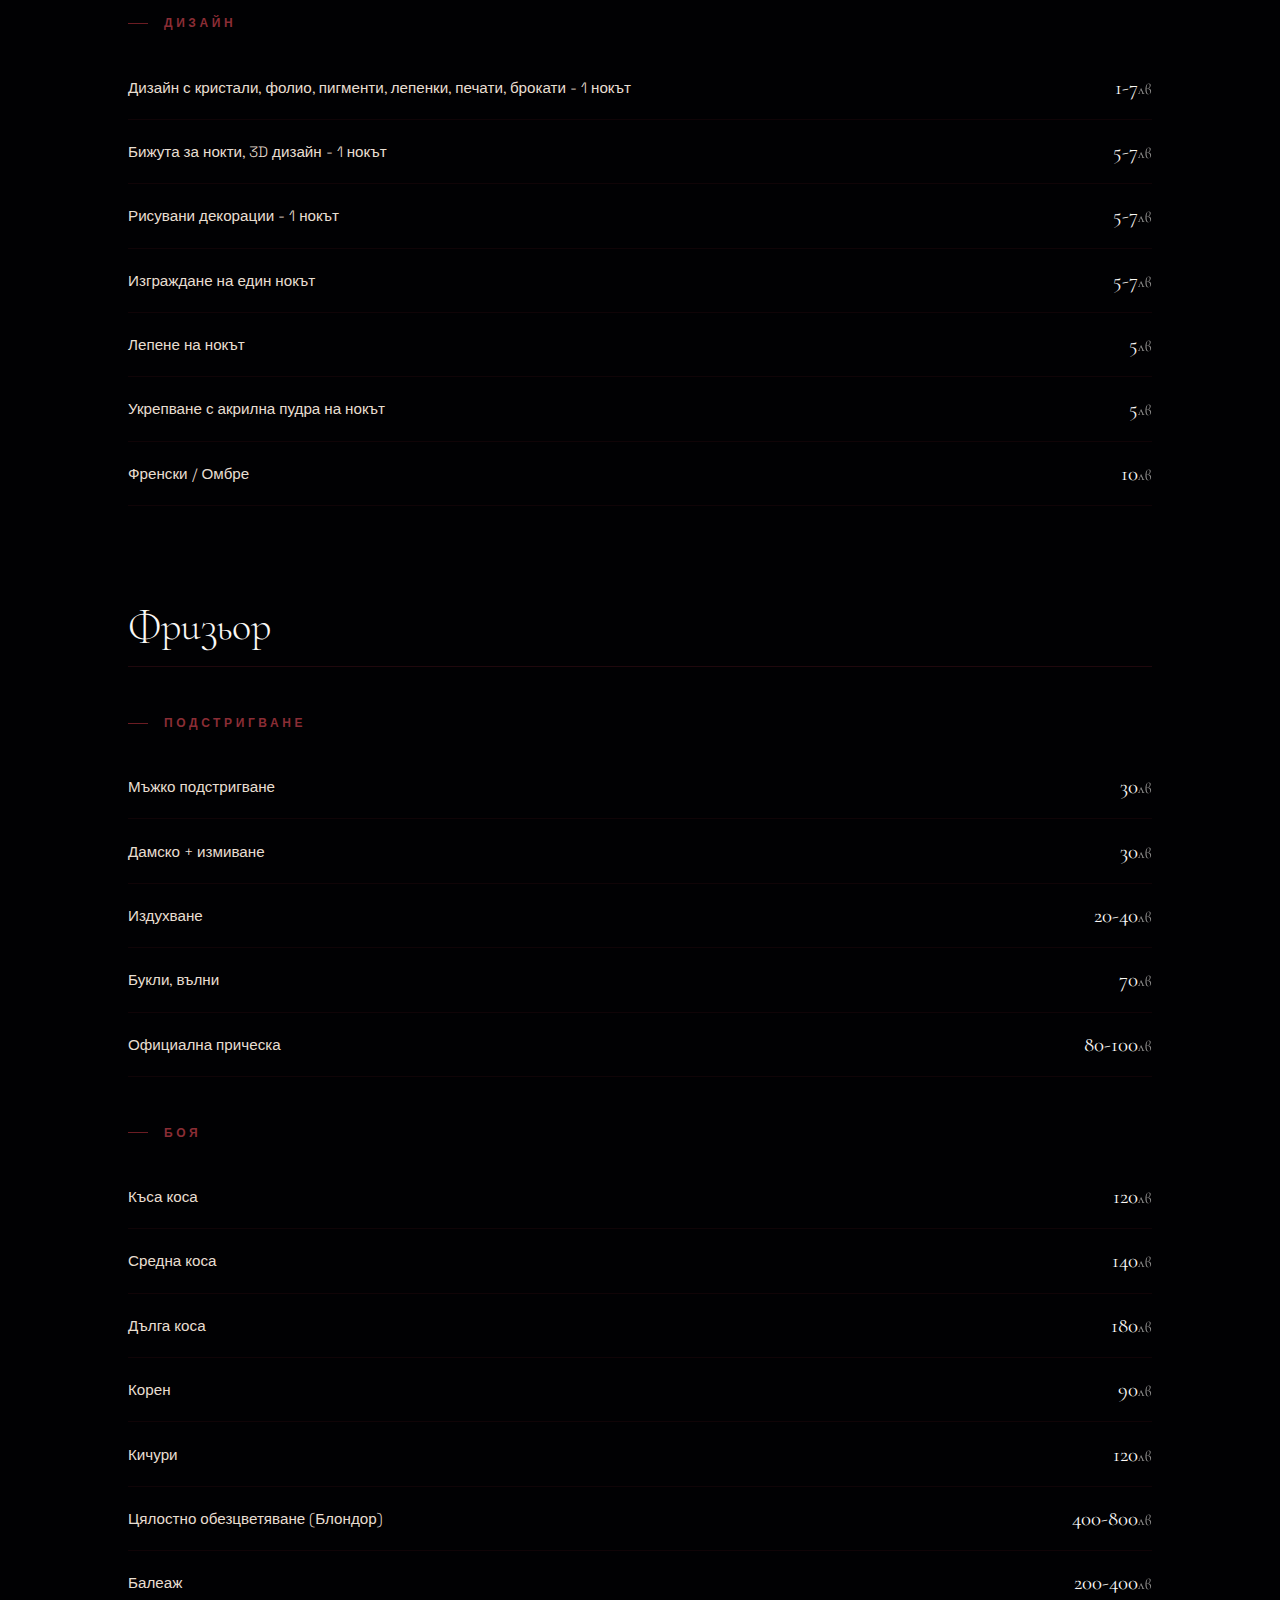
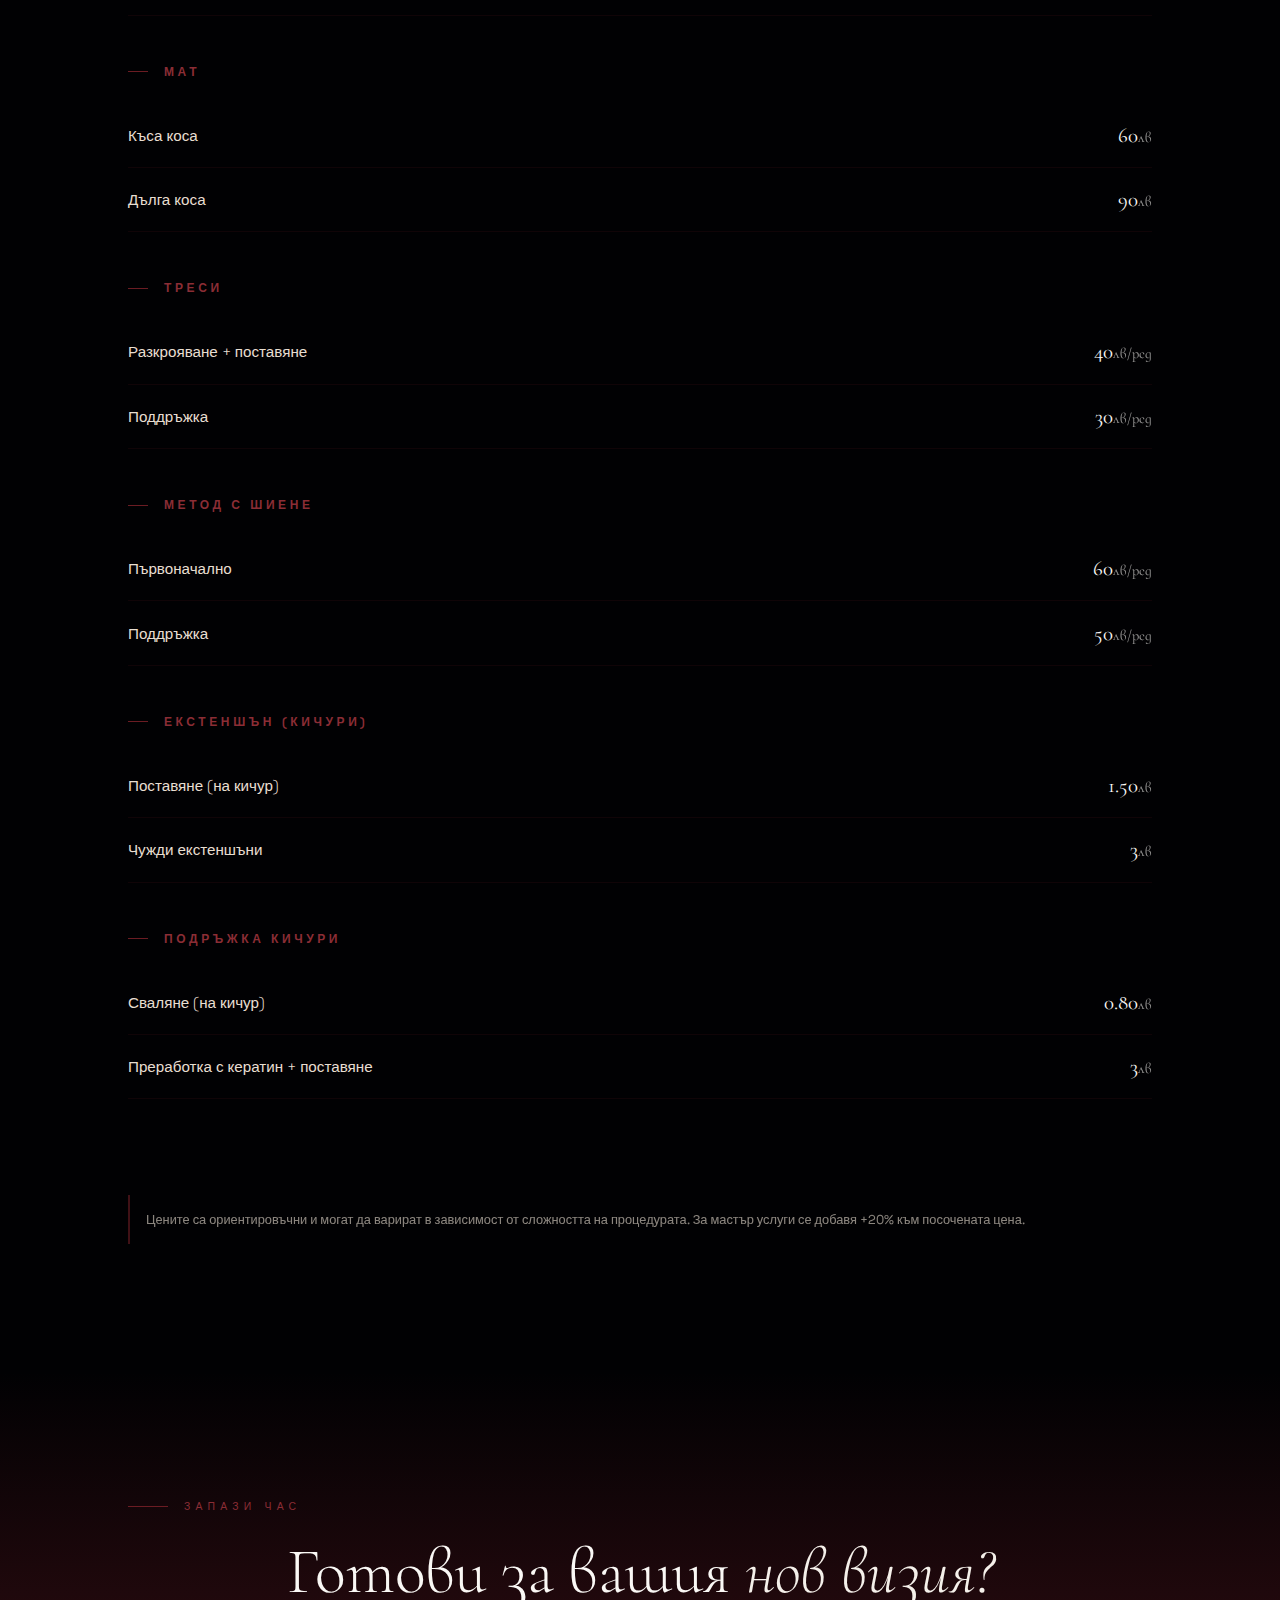
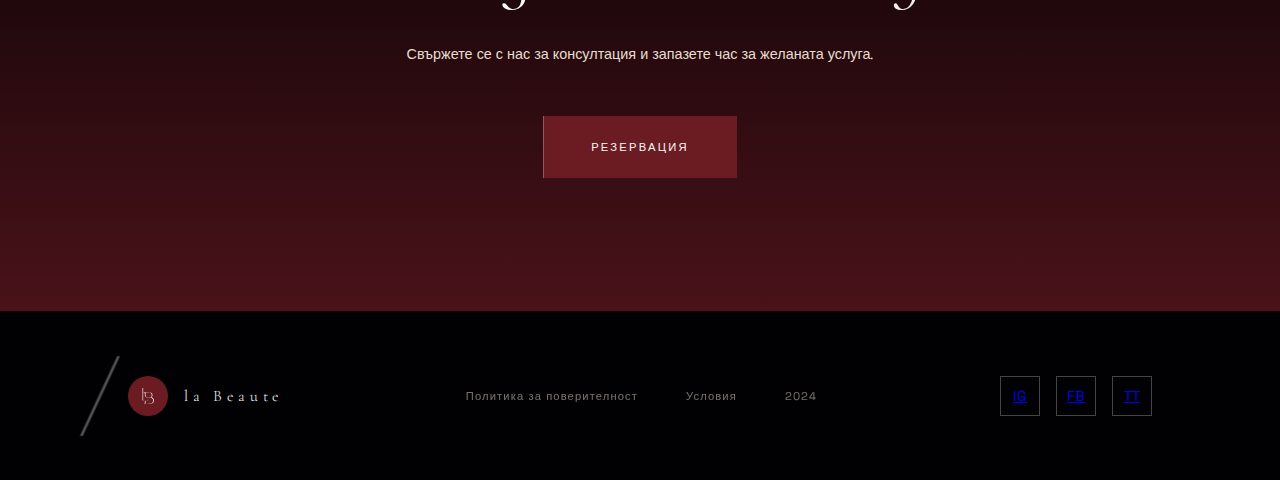
<file: services.html>
<!DOCTYPE html>
<html lang="bg">
<head>
    <meta charset="UTF-8">
    <meta name="viewport" content="width=device-width, initial-scale=1.0">
    <title>Услуги и цени - la Beaute</title>
    <meta name="description" content="Ценоразпис на услугите в La Beaute - маникюр, педикюр, ноктопластика, фризьорски услуги. Луксозен салон във Варна.">
    <link href="https://fonts.googleapis.com/css2?family=Cormorant+Garamond:ital,wght@0,300;0,400;0,500;1,300;1,400&family=Space+Grotesk:wght@300;400;500&display=swap" rel="stylesheet">
    <link rel="stylesheet" href="css/styles.css">
</head>
<body>
    <!-- Navigation -->
    <nav class="nav" id="mainNav">
        <a href="index.html" class="logo">
            <div class="logo-circle" id="logoToggle">
                <div class="logo-front">
                    <img src="./images/small-logo-white.svg" alt="lB" class="logo-monogram-img" />
                </div>
                <div class="logo-back">
                    <span></span>
                    <span></span>
                    <span></span>
                </div>
            </div>
            <span class="logo-text">la Beaute</span>
        </a>

        <ul class="nav-links">
            <li><a href="index.html#home">Начало</a></li>
            <li><a href="services.html">Услуги и цени</a></li>
            <li><a href="courses.html">Курсове</a></li>
            <li><a href="awards.html">Награди</a></li>
            <li><a href="index.html#gallery">Галерия</a></li>
            <li><a href="index.html#about">За нас</a></li>
            <li><a href="index.html#contact">Контакти</a></li>
        </ul>

        <a href="index.html#contact" class="nav-cta">Резервация</a>
    </nav>

    <!-- Mobile Navigation -->
    <div class="mobile-nav" id="mobileNav">
        <a href="index.html#home">Начало</a>
        <a href="services.html">Услуги и цени</a>
        <a href="courses.html">Курсове</a>
        <a href="awards.html">Награди</a>
        <a href="index.html#gallery">Галерия</a>
        <a href="index.html#about">За нас</a>
        <a href="index.html#contact">Контакти</a>
    </div>

    <!-- Page Hero -->
    <section class="page-hero">
        <div class="hero-bg">
            <div class="floating-shape shape-1"></div>
            <div class="floating-shape shape-2"></div>
            <div class="gradient-orb"></div>
        </div>
        <div class="page-hero-content">
            <p class="section-label">Ценоразпис</p>
            <h1 class="section-title">Услуги и <span>цени</span></h1>
            <p class="hero-description">
                Предлагаме широка гама от професионални услуги за маникюр, педикюр и фризьорство.
                Използваме само премиум материали и иновативни техники.
            </p>
        </div>
    </section>

    <!-- Price Sections -->
    <section class="price-section">

        <!-- МАНИКЮР -->
        <div class="price-category">
            <h2 class="price-category-title">Маникюр</h2>

            <div class="price-subcategory">
                <h3 class="price-subcategory-title">Маникюр (Мастър +20%)</h3>
                <div class="price-list">
                    <div class="price-item">
                        <span class="price-item-name">Класически маникюр</span>
                        <span class="price-item-price">30<span>лв</span></span>
                    </div>
                    <div class="price-item">
                        <span class="price-item-name">Маникюр с гел лак - къси/дълги</span>
                        <span class="price-item-price">45-70<span>лв</span></span>
                    </div>
                </div>
            </div>

            <div class="price-subcategory">
                <h3 class="price-subcategory-title">Изграждане / Поддръжка</h3>
                <div class="price-list">
                    <div class="price-item">
                        <span class="price-item-name">Изграждане гел/акрил + гел лак - къси/дълги нокти</span>
                        <span class="price-item-price">90-120<span>лв</span></span>
                    </div>
                    <div class="price-item">
                        <span class="price-item-name">Поддръжка (до 30 дни) - къси/дълги</span>
                        <span class="price-item-price">50-70<span>лв</span></span>
                    </div>
                    <div class="price-item">
                        <span class="price-item-name">Екстремни форми / Вграден дизайн</span>
                        <span class="price-item-price">100-300<span>лв</span></span>
                    </div>
                    <div class="price-item">
                        <span class="price-item-name">Сваляне на ноктопластика</span>
                        <span class="price-item-price">25<span>лв</span></span>
                    </div>
                    <div class="price-item">
                        <span class="price-item-name">Спа терапия за ръце с дълбока дермална хидратация</span>
                        <span class="price-item-price">25<span>лв</span></span>
                    </div>
                </div>
            </div>

            <div class="price-subcategory">
                <h3 class="price-subcategory-title">Педикюр</h3>
                <div class="price-list">
                    <div class="price-item">
                        <span class="price-item-name">Педикюр с гел лак "сух" (без вана)</span>
                        <span class="price-item-price">45<span>лв</span></span>
                    </div>
                    <div class="price-item">
                        <span class="price-item-name">Педикюр с гел лак (с вана)</span>
                        <span class="price-item-price">55<span>лв</span></span>
                    </div>
                    <div class="price-item">
                        <span class="price-item-name">Обработка на впит/счупен нокът</span>
                        <span class="price-item-price">5<span>лв</span></span>
                    </div>
                </div>
            </div>

            <div class="price-subcategory">
                <h3 class="price-subcategory-title">Дизайн</h3>
                <div class="price-list">
                    <div class="price-item">
                        <span class="price-item-name">Дизайн с кристали, фолио, пигменти, лепенки, печати, брокати - 1 нокът</span>
                        <span class="price-item-price">1-7<span>лв</span></span>
                    </div>
                    <div class="price-item">
                        <span class="price-item-name">Бижута за нокти, 3D дизайн - 1 нокът</span>
                        <span class="price-item-price">5-7<span>лв</span></span>
                    </div>
                    <div class="price-item">
                        <span class="price-item-name">Рисувани декорации - 1 нокът</span>
                        <span class="price-item-price">5-7<span>лв</span></span>
                    </div>
                    <div class="price-item">
                        <span class="price-item-name">Изграждане на един нокът</span>
                        <span class="price-item-price">5-7<span>лв</span></span>
                    </div>
                    <div class="price-item">
                        <span class="price-item-name">Лепене на нокът</span>
                        <span class="price-item-price">5<span>лв</span></span>
                    </div>
                    <div class="price-item">
                        <span class="price-item-name">Укрепване с акрилна пудра на нокът</span>
                        <span class="price-item-price">5<span>лв</span></span>
                    </div>
                    <div class="price-item">
                        <span class="price-item-name">Френски / Омбре</span>
                        <span class="price-item-price">10<span>лв</span></span>
                    </div>
                </div>
            </div>
        </div>

        <!-- ФРИЗЬОР -->
        <div class="price-category">
            <h2 class="price-category-title">Фризьор</h2>

            <div class="price-subcategory">
                <h3 class="price-subcategory-title">Подстригване</h3>
                <div class="price-list">
                    <div class="price-item">
                        <span class="price-item-name">Мъжко подстригване</span>
                        <span class="price-item-price">30<span>лв</span></span>
                    </div>
                    <div class="price-item">
                        <span class="price-item-name">Дамско + измиване</span>
                        <span class="price-item-price">30<span>лв</span></span>
                    </div>
                    <div class="price-item">
                        <span class="price-item-name">Издухване</span>
                        <span class="price-item-price">20-40<span>лв</span></span>
                    </div>
                    <div class="price-item">
                        <span class="price-item-name">Букли, вълни</span>
                        <span class="price-item-price">70<span>лв</span></span>
                    </div>
                    <div class="price-item">
                        <span class="price-item-name">Официална прическа</span>
                        <span class="price-item-price">80-100<span>лв</span></span>
                    </div>
                </div>
            </div>

            <div class="price-subcategory">
                <h3 class="price-subcategory-title">Боя</h3>
                <div class="price-list">
                    <div class="price-item">
                        <span class="price-item-name">Къса коса</span>
                        <span class="price-item-price">120<span>лв</span></span>
                    </div>
                    <div class="price-item">
                        <span class="price-item-name">Средна коса</span>
                        <span class="price-item-price">140<span>лв</span></span>
                    </div>
                    <div class="price-item">
                        <span class="price-item-name">Дълга коса</span>
                        <span class="price-item-price">180<span>лв</span></span>
                    </div>
                    <div class="price-item">
                        <span class="price-item-name">Корен</span>
                        <span class="price-item-price">90<span>лв</span></span>
                    </div>
                    <div class="price-item">
                        <span class="price-item-name">Кичури</span>
                        <span class="price-item-price">120<span>лв</span></span>
                    </div>
                    <div class="price-item">
                        <span class="price-item-name">Цялостно обезцветяване (Блондор)</span>
                        <span class="price-item-price">400-800<span>лв</span></span>
                    </div>
                    <div class="price-item">
                        <span class="price-item-name">Балеаж</span>
                        <span class="price-item-price">200-400<span>лв</span></span>
                    </div>
                </div>
            </div>

            <div class="price-subcategory">
                <h3 class="price-subcategory-title">Мат</h3>
                <div class="price-list">
                    <div class="price-item">
                        <span class="price-item-name">Къса коса</span>
                        <span class="price-item-price">60<span>лв</span></span>
                    </div>
                    <div class="price-item">
                        <span class="price-item-name">Дълга коса</span>
                        <span class="price-item-price">90<span>лв</span></span>
                    </div>
                </div>
            </div>

            <div class="price-subcategory">
                <h3 class="price-subcategory-title">Треси</h3>
                <div class="price-list">
                    <div class="price-item">
                        <span class="price-item-name">Разкрояване + поставяне</span>
                        <span class="price-item-price">40<span>лв/ред</span></span>
                    </div>
                    <div class="price-item">
                        <span class="price-item-name">Поддръжка</span>
                        <span class="price-item-price">30<span>лв/ред</span></span>
                    </div>
                </div>
            </div>

            <div class="price-subcategory">
                <h3 class="price-subcategory-title">Метод с шиене</h3>
                <div class="price-list">
                    <div class="price-item">
                        <span class="price-item-name">Първоначално</span>
                        <span class="price-item-price">60<span>лв/ред</span></span>
                    </div>
                    <div class="price-item">
                        <span class="price-item-name">Поддръжка</span>
                        <span class="price-item-price">50<span>лв/ред</span></span>
                    </div>
                </div>
            </div>

            <div class="price-subcategory">
                <h3 class="price-subcategory-title">Екстеншън (Кичури)</h3>
                <div class="price-list">
                    <div class="price-item">
                        <span class="price-item-name">Поставяне (на кичур)</span>
                        <span class="price-item-price">1.50<span>лв</span></span>
                    </div>
                    <div class="price-item">
                        <span class="price-item-name">Чужди екстеншъни</span>
                        <span class="price-item-price">3<span>лв</span></span>
                    </div>
                </div>
            </div>

            <div class="price-subcategory">
                <h3 class="price-subcategory-title">Подръжка кичури</h3>
                <div class="price-list">
                    <div class="price-item">
                        <span class="price-item-name">Сваляне (на кичур)</span>
                        <span class="price-item-price">0.80<span>лв</span></span>
                    </div>
                    <div class="price-item">
                        <span class="price-item-name">Преработка с кератин + поставяне</span>
                        <span class="price-item-price">3<span>лв</span></span>
                    </div>
                </div>
            </div>
        </div>

        <p class="price-note">
            Цените са ориентировъчни и могат да варират в зависимост от сложността на процедурата.
            За мастър услуги се добавя +20% към посочената цена.
        </p>
    </section>

    <!-- CTA Section -->
    <section class="cta-section">
        <p class="section-label">Запази час</p>
        <h2 class="section-title">Готови за вашия <span>нов визия?</span></h2>
        <p class="hero-description">
            Свържете се с нас за консултация и запазете час за желаната услуга.
        </p>
        <a href="index.html#contact" class="btn-primary"><span>Резервация</span></a>
    </section>

    <!-- Footer -->
    <footer class="footer">
        <div class="footer-content">
            <div class="footer-logo">
                <div class="logo-circle" style="width: 40px; height: 40px;">
                    <img src="./images/small-logo-white.svg" alt="lB" class="logo-monogram-img" />
                </div>
                <span class="logo-text" style="font-size: 1rem;">la Beaute</span>
            </div>

            <div class="footer-links">
                <a href="#">Политика за поверителност</a>
                <a href="#">Условия</a>
                <a href="#">2024</a>
            </div>

            <div class="social-links">
                <a href="https://instagram.com/labeaute.beautyclub" class="social-link" target="_blank">IG</a>
                <a href="#" class="social-link">FB</a>
                <a href="#" class="social-link">TT</a>
            </div>
        </div>
    </footer>

    <script>
        // Navigation scroll effect
        const nav = document.getElementById('mainNav');
        window.addEventListener('scroll', () => {
            if (window.scrollY > 50) {
                nav.classList.add('scrolled');
            } else {
                nav.classList.remove('scrolled');
            }
        });
        // Initial check
        if (window.scrollY > 50) {
            nav.classList.add('scrolled');
        }

        // Mobile Navigation Toggle
        const logoToggle = document.getElementById('logoToggle');
        const mobileNav = document.getElementById('mobileNav');

        if (logoToggle && mobileNav) {
            logoToggle.addEventListener('click', (e) => {
                e.preventDefault();
                mobileNav.classList.toggle('active');
            });

            mobileNav.addEventListener('click', (e) => {
                if (e.target === mobileNav) {
                    mobileNav.classList.remove('active');
                }
            });
        }

        // Smooth scroll for anchor links
        document.querySelectorAll('a[href^="#"]').forEach(anchor => {
            anchor.addEventListener('click', function (e) {
                const href = this.getAttribute('href');
                if (href !== '#') {
                    e.preventDefault();
                    const target = document.querySelector(href);
                    if (target) {
                        target.scrollIntoView({ behavior: 'smooth' });
                    }
                }
                if (mobileNav) {
                    mobileNav.classList.remove('active');
                }
            });
        });
    </script>
</body>
</html>
</file>
<file: css/styles.css>
/* ===========================================
   La Beauté - Main Stylesheet
   Nail Art Atelier - Varna
   =========================================== */

/* CSS Variables */
:root {
    --burgundy: #6B1C23;
    --burgundy-dark: #4A1219;
    --burgundy-glow: #8B2D35;
    --beige: #E8DED1;
    --beige-light: #F5F0EA;
    --cream: #FAF8F5;
    --black: #010103;
    --charcoal: #151515;
    --gold: #C9A962;
    --gold-light: #E8D5A3;
}

/* Reset & Base */
* {
    margin: 0;
    padding: 0;
    box-sizing: border-box;
}

html {
    scroll-behavior: smooth;
}

body {
    background: var(--black);
    color: var(--beige);
    min-height: 100vh;
    overflow-x: hidden;
    font-family: 'Space Grotesk', sans-serif;
}

/* ===========================================
   INTRO ANIMATION
   =========================================== */
.intro-overlay {
    position: fixed;
    inset: 0;
    background: var(--black);
    z-index: 9999;
    display: flex;
    align-items: center;
    justify-content: center;
    transition: opacity 1s ease, visibility 1s;
}

.intro-overlay.hidden {
    opacity: 0;
    visibility: hidden;
}

.intro-logo {
    text-align: center;
    animation: introReveal 2.5s ease forwards;
}

.intro-circle {
    width: 120px;
    height: 120px;
    background: var(--burgundy);
    border-radius: 50%;
    display: flex;
    align-items: center;
    justify-content: center;
    margin: 0 auto 2rem;
    position: relative;
    animation: pulse 2s ease infinite;
}

.intro-circle-inner {
    width: 100%;
    height: 100%;
    border-radius: 50%;
    display: flex;
    align-items: center;
    justify-content: center;
    position: relative;
    overflow: hidden;
}

.intro-circle-inner::after {
    content: '';
    position: absolute;
    top: -50%;
    left: -100%;
    width: 60%;
    height: 200%;
    background: linear-gradient(
        90deg,
        transparent 0%,
        rgba(255, 255, 255, 0) 40%,
        rgba(255, 255, 255, 0.5) 50%,
        rgba(255, 255, 255, 0) 60%,
        transparent 100%
    );
    transform: skewX(-25deg);
    animation: introShine 2.5s ease-out 2s forwards;
    z-index: 10;
}

@keyframes introShine {
    0% { left: -100%; }
    100% { left: 150%; }
}

.intro-circle::before {
    content: '';
    position: absolute;
    inset: -20px;
    border: 1px solid var(--burgundy-glow);
    border-radius: 50%;
    animation: ripple 2s ease infinite;
    pointer-events: none;
}

.intro-circle::after {
    content: '';
    position: absolute;
    inset: -40px;
    border: 1px solid var(--burgundy-glow);
    border-radius: 50%;
    opacity: 0.5;
    animation: ripple 2s ease 0.5s infinite;
    pointer-events: none;
}

.intro-monogram {
    font-family: 'Cormorant Garamond', serif;
    font-size: 2.5rem;
    color: var(--cream);
    font-weight: 300;
}

.intro-monogram-img {
    width: 40%;
    height: 40%;
    object-fit: contain;
}

.intro-text {
    font-family: 'Cormorant Garamond', serif;
    font-size: 2rem;
    color: var(--cream);
    letter-spacing: 0.5em;
    opacity: 0;
    animation: fadeIn 1s ease 1s forwards;
}

@keyframes introReveal {
    0% { transform: scale(0.8); opacity: 0; }
    50% { transform: scale(1.05); opacity: 1; }
    100% { transform: scale(1); opacity: 1; }
}

@keyframes pulse {
    0%, 100% { transform: scale(1); }
    50% { transform: scale(1.02); }
}

@keyframes ripple {
    0% { transform: scale(1); opacity: 0.5; }
    100% { transform: scale(1.3); opacity: 0; }
}

@keyframes fadeIn {
    to { opacity: 1; }
}

/* ===========================================
   NAVIGATION
   =========================================== */
.nav {
    position: fixed;
    top: 0;
    left: 0;
    right: 0;
    z-index: 1000;
    padding: 2rem 4rem;
    display: flex;
    justify-content: space-between;
    align-items: center;
    border-bottom: 1px solid transparent;
    transition: all 0.6s cubic-bezier(0.19, 1, 0.22, 1);
}

.nav.scrolled {
    background: rgba(10, 10, 10, 0.95);
    backdrop-filter: blur(20px);
    -webkit-backdrop-filter: blur(20px);
    padding: 1.2rem 4rem;
    border-bottom: 1px solid var(--burgundy);
    box-shadow: 0 4px 30px rgba(0, 0, 0, 0.3);
}

.logo {
    display: flex;
    align-items: center;
    gap: 1rem;
    perspective: 1000px;
    text-decoration: none;
}

.logo-circle {
    width: 45px;
    height: 45px;
    position: relative;
    transform-style: preserve-3d;
    transition: transform 1.5s cubic-bezier(0.25, 0.1, 0.25, 1);
    cursor: pointer;
    animation: logoHint 15s ease-in-out infinite;
}

@keyframes logoHint {
    0% { transform: rotateY(0deg); }
    60% { transform: rotateY(0deg); }
    75% { transform: rotateY(180deg); }
    85% { transform: rotateY(180deg); }
    100% { transform: rotateY(360deg); }
}

.logo-front,
.logo-back {
    position: absolute;
    width: 100%;
    height: 100%;
    border-radius: 50%;
    display: flex;
    align-items: center;
    justify-content: center;
    backface-visibility: hidden;
    -webkit-backface-visibility: hidden;
}

.logo-front {
    background: var(--burgundy);
    overflow: hidden;
}

.logo-front::after {
    display: none;
}

.logo-front .logo-monogram-img {
    backface-visibility: hidden;
    -webkit-backface-visibility: hidden;
}

.logo-back::after {
    display: none;
}

.logo-back {
    background: var(--burgundy);
    transform: rotateY(180deg);
    flex-direction: column;
    gap: 4px;
}

.logo-back span {
    display: block;
    width: 16px;
    height: 1px;
    background: var(--cream);
    border-radius: 0.5px;
    opacity: 0.85;
}

/* Mobile: flip animation and hover */
@media (max-width: 968px) {
    .logo-circle:hover {
        animation: none;
        transform: rotateY(180deg);
    }

    .nav.scrolled .logo-circle {
        transform: scale(0.9);
    }

    .nav.scrolled .logo-circle:hover {
        transform: scale(0.9) rotateY(180deg);
    }
}

/* Desktop: flip animation + hover */
@media (min-width: 969px) {
    .logo-circle:hover {
        animation: none;
        transform: rotateY(180deg);
    }

    .nav.scrolled .logo-circle {
        transform: scale(0.9);
    }

    .nav.scrolled .logo-circle:hover {
        transform: scale(0.9) rotateY(180deg);
    }
}

.logo-monogram {
    font-family: 'Cormorant Garamond', serif;
    font-size: 1.1rem;
    color: var(--cream);
    font-weight: 300;
}

.logo-monogram-img {
    width: 40%;
    height: 40%;
    object-fit: contain;
}

/* Footer logo styling */
.footer .logo-circle {
    display: flex;
    align-items: center;
    justify-content: center;
    background: var(--burgundy);
    border-radius: 50%;
}

/* Shine effect for footer logo */
.footer .logo-circle::after {
    content: '';
    position: absolute;
    top: -50%;
    left: -100%;
    width: 60%;
    height: 200%;
    background: linear-gradient(
        90deg,
        transparent 0%,
        rgba(255, 255, 255, 0) 40%,
        rgba(255, 255, 255, 0.4) 50%,
        rgba(255, 255, 255, 0) 60%,
        transparent 100%
    );
    transform: skewX(-25deg);
    animation: shine 4s ease-in-out infinite;
    border-radius: 50%;
}

.logo-text {
    font-family: 'Cormorant Garamond', serif;
    font-size: 1.2rem;
    color: var(--cream);
    letter-spacing: 0.3em;
    font-weight: 300;
}

.nav-links {
    display: flex;
    gap: 3rem;
    list-style: none;
}

.nav-links a {
    font-family: 'Space Grotesk', sans-serif;
    font-size: 0.7rem;
    letter-spacing: 0.2em;
    text-transform: uppercase;
    color: var(--cream);
    text-decoration: none;
    position: relative;
    padding: 0.5rem 0;
}

.nav-links a::before {
    content: '';
    position: absolute;
    bottom: 0;
    left: 0;
    width: 100%;
    height: 1px;
    background: var(--burgundy);
    transform: scaleX(0);
    transform-origin: right;
    transition: transform 0.5s cubic-bezier(0.19, 1, 0.22, 1);
}

.nav-links a:hover::before {
    transform: scaleX(1);
    transform-origin: left;
}

/* Mobile Navigation */
.mobile-nav {
    display: none;
    position: fixed;
    top: 0;
    left: 0;
    right: 0;
    bottom: 0;
    background: rgba(1, 1, 3, 0.98);
    z-index: 999;
    flex-direction: column;
    align-items: center;
    justify-content: center;
    gap: 2rem;
    opacity: 0;
    visibility: hidden;
    transition: opacity 0.4s ease, visibility 0.4s ease;
}

.mobile-nav.active {
    opacity: 1;
    visibility: visible;
}

.mobile-nav a {
    font-family: 'Cormorant Garamond', serif;
    font-size: 2rem;
    color: var(--cream);
    text-decoration: none;
    opacity: 0;
    transform: translateY(20px);
    transition: all 0.4s ease, opacity 0.4s ease, transform 0.4s ease;
}

.mobile-nav.active a {
    opacity: 1;
    transform: translateY(0);
}

.mobile-nav.active a:nth-child(1) { transition-delay: 0.1s; }
.mobile-nav.active a:nth-child(2) { transition-delay: 0.15s; }
.mobile-nav.active a:nth-child(3) { transition-delay: 0.2s; }
.mobile-nav.active a:nth-child(4) { transition-delay: 0.25s; }
.mobile-nav.active a:nth-child(5) { transition-delay: 0.3s; }
.mobile-nav.active a:nth-child(6) { transition-delay: 0.35s; }
.mobile-nav.active a:nth-child(7) { transition-delay: 0.4s; }

.mobile-nav a:hover {
    color: var(--burgundy-glow);
}

.nav-cta {
    font-family: 'Space Grotesk', sans-serif;
    font-size: 0.7rem;
    letter-spacing: 0.15em;
    text-transform: uppercase;
    color: var(--cream);
    background: transparent;
    padding: 1rem 2rem;
    cursor: pointer;
    transition: all 0.4s ease;
    position: relative;
    border: 1px solid var(--cream);
    overflow: hidden;
    text-decoration: none;
}

.nav-cta::before {
    content: '';
    position: absolute;
    top: 0;
    left: -30%;
    width: 30%;
    height: 1px;
    background: linear-gradient(
        90deg,
        transparent,
        rgba(255, 255, 255, 0.8),
        transparent
    );
    animation: borderShine 4s ease-in-out infinite;
    pointer-events: none;
}

.nav-cta::after {
    content: '';
    position: absolute;
    bottom: 0;
    left: -30%;
    width: 30%;
    height: 1px;
    background: linear-gradient(
        90deg,
        transparent,
        rgba(255, 255, 255, 0.8),
        transparent
    );
    animation: borderShine 4s ease-in-out infinite;
    pointer-events: none;
}

@keyframes borderShine {
    0% { left: -30%; }
    40% { left: 100%; }
    100% { left: 100%; }
}

.nav-cta:hover {
    background: var(--cream);
    color: var(--black);
}

.nav-cta:hover::before,
.nav-cta:hover::after {
    display: none;
}

/* ===========================================
   HERO SECTION
   =========================================== */
.hero {
    min-height: 100vh;
    display: flex;
    align-items: center;
    position: relative;
    overflow: hidden;
}

.hero-bg {
    position: absolute;
    inset: 0;
    pointer-events: none;
}

.floating-shape {
    position: absolute;
    background: rgba(107, 28, 35, 0.08);
    filter: blur(60px);
    animation: float 20s ease-in-out infinite;
}

.shape-1 {
    width: 300px;
    height: 300px;
    border-radius: 50%;
    top: 10%;
    left: 5%;
}

.shape-2 {
    width: 200px;
    height: 200px;
    top: 60%;
    left: 20%;
    border-radius: 30% 70% 50% 50%;
    animation-delay: -5s;
}

.shape-3 {
    width: 150px;
    height: 150px;
    top: 20%;
    right: 30%;
    border-radius: 50% 50% 30% 70%;
    background: rgba(232, 222, 209, 0.05);
    animation-delay: -10s;
}

.shape-4 {
    width: 250px;
    height: 250px;
    bottom: 10%;
    right: 20%;
    border-radius: 30% 70% 70% 30% / 30% 30% 70% 70%;
    animation-delay: -7s;
}

.gradient-orb {
    position: absolute;
    width: 600px;
    height: 600px;
    border-radius: 50%;
    background: radial-gradient(circle, rgba(107, 28, 35, 0.15) 0%, transparent 60%);
    filter: blur(60px);
    top: 20%;
    right: -10%;
    animation: orbFloat 15s ease-in-out infinite;
}

.gradient-orb-2 {
    width: 400px;
    height: 400px;
    background: radial-gradient(circle, rgba(232, 222, 209, 0.08) 0%, transparent 60%);
    bottom: 10%;
    left: 10%;
    top: auto;
    animation-delay: -7s;
}

@keyframes float {
    0%, 100% { transform: translate(0, 0) rotate(0deg); }
    25% { transform: translate(20px, -30px) rotate(5deg); }
    50% { transform: translate(-10px, 20px) rotate(-3deg); }
    75% { transform: translate(30px, 10px) rotate(2deg); }
}

@keyframes orbFloat {
    0%, 100% { transform: translate(0, 0) scale(1); }
    50% { transform: translate(-50px, 30px) scale(1.1); }
}

.hero-content {
    position: relative;
    z-index: 2;
    padding: 0 6rem;
    max-width: 50%;
}

.hero-label {
    font-family: 'Space Grotesk', sans-serif;
    font-size: 0.65rem;
    letter-spacing: 0.5em;
    text-transform: uppercase;
    color: var(--burgundy-glow);
    margin-bottom: 2rem;
    display: flex;
    align-items: center;
    gap: 1rem;
    opacity: 0;
    animation: slideUp 1s ease 3.2s forwards;
}

.hero-label::before {
    content: '';
    width: 40px;
    height: 1px;
    background: var(--burgundy);
}

.hero-title {
    font-family: 'Cormorant Garamond', serif;
    font-size: 6rem;
    font-weight: 300;
    line-height: 0.95;
    color: var(--cream);
    margin-bottom: 3rem;
    overflow: hidden;
}

.title-line {
    display: block;
    opacity: 0;
    transform: translateY(100%);
    animation: revealLine 1.2s cubic-bezier(0.19, 1, 0.22, 1) forwards;
}

.title-line:nth-child(1) { animation-delay: 3.3s; }
.title-line:nth-child(2) { animation-delay: 3.5s; }
.title-line:nth-child(3) { animation-delay: 3.7s; }

.title-line span {
    font-style: italic;
    color: var(--beige-light);
}

.title-line.accent {
    color: var(--burgundy-glow);
    font-size: 4.5rem;
}

@keyframes slideUp {
    to { opacity: 1; transform: translateY(0); }
}

@keyframes revealLine {
    to { opacity: 1; transform: translateY(0); }
}

.hero-description {
    font-family: 'Space Grotesk', sans-serif;
    font-size: 0.9rem;
    font-weight: 300;
    line-height: 2;
    color: var(--beige);
    max-width: 450px;
    margin-bottom: 3rem;
    opacity: 0;
    animation: slideUp 1s ease 4s forwards;
}

.hero-cta {
    display: flex;
    gap: 2rem;
    opacity: 0;
    animation: slideUp 1s ease 4.2s forwards;
}

/* ===========================================
   BUTTONS
   =========================================== */
.btn-primary {
    font-family: 'Space Grotesk', sans-serif;
    font-size: 0.7rem;
    letter-spacing: 0.2em;
    text-transform: uppercase;
    background: var(--burgundy);
    color: var(--cream);
    border: none;
    padding: 1.5rem 3rem;
    cursor: pointer;
    position: relative;
    overflow: hidden;
    transition: all 0.4s ease;
    text-decoration: none;
    display: inline-block;
}

/* Shine/gleam effect - like sunlight on glass */
.btn-primary::after {
    content: '';
    position: absolute;
    top: -50%;
    left: -100%;
    width: 60%;
    height: 200%;
    background: linear-gradient(
        90deg,
        transparent 0%,
        rgba(255, 255, 255, 0) 40%,
        rgba(255, 255, 255, 0.4) 50%,
        rgba(255, 255, 255, 0) 60%,
        transparent 100%
    );
    transform: skewX(-25deg);
    animation: shine 6s ease-in-out infinite;
}

@keyframes shine {
    0% { left: -100%; }
    40% { left: 150%; }
    100% { left: 150%; }
}

.btn-primary::before {
    content: '';
    position: absolute;
    inset: 0;
    background: var(--cream);
    transform: translateX(-100%);
    transition: transform 0.4s cubic-bezier(0.19, 1, 0.22, 1);
}

.btn-primary:hover::before {
    transform: translateX(0);
}

.btn-primary span {
    position: relative;
    z-index: 1;
    transition: color 0.4s ease;
}

.btn-primary:hover span {
    color: var(--burgundy);
}

.btn-secondary {
    font-family: 'Space Grotesk', sans-serif;
    font-size: 0.7rem;
    letter-spacing: 0.2em;
    text-transform: uppercase;
    background: transparent;
    color: var(--beige);
    border: 1px solid rgba(232, 222, 209, 0.3);
    padding: 1.5rem 3rem;
    cursor: pointer;
    transition: all 0.4s ease;
    text-decoration: none;
    display: inline-block;
}

.btn-secondary:hover {
    border-color: var(--cream);
    color: var(--cream);
}

/* ===========================================
   MOBILE HERO CAROUSEL
   =========================================== */
.mobile-hero-carousel {
    display: none;
}

.mobile-hero-label {
    display: none;
}

.carousel-overlay-label {
    display: none;
}

/* Hero Visual - Desktop */
.hero-visual {
    position: absolute;
    right: 0;
    top: 0;
    bottom: 0;
    width: 50%;
    display: flex;
    align-items: center;
    justify-content: center;
    padding-top: 100px;
}

.hero-visual img {
    width: 90%;
    max-width: 600px;
    height: 75vh;
    max-height: 700px;
    object-fit: cover;
    opacity: 0;
    animation: fadeScale 1.5s ease 3.5s forwards;
}

@keyframes fadeScale {
    from { opacity: 0; transform: scale(0.9); }
    to { opacity: 1; transform: scale(1); }
}

/* ===========================================
   MARQUEE SECTION
   =========================================== */
.marquee-section {
    padding: 3rem 0;
    border-top: 1px solid rgba(107, 28, 35, 0.2);
    border-bottom: 1px solid rgba(107, 28, 35, 0.2);
    overflow: hidden;
}

.marquee-track {
    display: flex;
    width: max-content;
    animation: marquee 30s linear infinite;
}

.marquee-content {
    display: flex;
    gap: 4rem;
    padding: 0 2rem;
}

.marquee-item {
    font-family: 'Cormorant Garamond', serif;
    font-size: 1.5rem;
    font-style: italic;
    color: var(--beige);
    opacity: 0.5;
    white-space: nowrap;
    text-decoration: none;
    cursor: pointer;
    transition: opacity 0.3s ease, color 0.3s ease;
}

.marquee-item:hover {
    opacity: 1;
    color: var(--cream);
}

.marquee-item::after {
    content: '\2726';
    margin-left: 4rem;
    color: var(--burgundy);
}

@keyframes marquee {
    0% { transform: translateX(0); }
    100% { transform: translateX(-50%); }
}

/* ===========================================
   SECTION COMMON STYLES
   =========================================== */
.section-header {
    display: grid;
    grid-template-columns: 1fr 1fr;
    gap: 4rem;
    margin-bottom: 6rem;
}

.section-label {
    font-family: 'Space Grotesk', sans-serif;
    font-size: 0.65rem;
    letter-spacing: 0.5em;
    text-transform: uppercase;
    color: var(--burgundy-glow);
    margin-bottom: 1.5rem;
    display: flex;
    align-items: center;
    gap: 1rem;
}

.section-label::before {
    content: '';
    width: 40px;
    height: 1px;
    background: var(--burgundy);
}

.section-title {
    font-family: 'Cormorant Garamond', serif;
    font-size: 4rem;
    font-weight: 300;
    color: var(--cream);
    line-height: 1.1;
}

.section-title span {
    font-style: italic;
    color: var(--beige-light);
}

.section-description {
    font-family: 'Space Grotesk', sans-serif;
    font-size: 0.9rem;
    line-height: 2;
    color: var(--beige);
    opacity: 0.8;
}

/* ===========================================
   SERVICES SECTION
   =========================================== */
.services {
    padding: 15rem 8rem;
}

.services-list {
    display: flex;
    flex-direction: column;
}

.service-item {
    display: grid;
    grid-template-columns: auto 1fr auto auto;
    align-items: center;
    gap: 4rem;
    padding: 3rem 0;
    border-top: 1px solid rgba(107, 28, 35, 0.2);
    cursor: pointer;
    transition: all 0.4s ease;
}

.service-item:last-child {
    border-bottom: 1px solid rgba(107, 28, 35, 0.2);
}

.service-item:hover {
    padding-left: 2rem;
}

.service-number {
    font-family: 'Space Grotesk', sans-serif;
    font-size: 0.7rem;
    color: var(--burgundy);
    opacity: 0.5;
}

.service-name {
    font-family: 'Cormorant Garamond', serif;
    font-size: 3rem;
    font-weight: 300;
    color: var(--cream);
    transition: color 0.3s ease;
}

.service-item:hover .service-name {
    color: var(--burgundy-glow);
}

.service-name-bg {
    display: block;
    font-family: 'Space Grotesk', sans-serif;
    font-size: 0.7rem;
    letter-spacing: 0.1em;
    color: var(--beige);
    opacity: 0.5;
    margin-top: 0.5rem;
}

.service-price {
    font-family: 'Cormorant Garamond', serif;
    font-size: 2rem;
    color: var(--cream);
}

.service-price span {
    font-size: 1rem;
    opacity: 0.5;
}

.service-arrow {
    font-size: 1.5rem;
    color: var(--burgundy);
    opacity: 0;
    transform: translateX(-20px);
    transition: all 0.4s ease;
}

.service-item:hover .service-arrow {
    opacity: 1;
    transform: translateX(0);
}

/* ===========================================
   GALLERY SECTION
   =========================================== */
.gallery {
    padding: 10rem 0;
}

.gallery-header {
    text-align: center;
    margin-bottom: 6rem;
}

.gallery-header .section-label {
    justify-content: center;
}

.gallery-header .section-label::before {
    display: none;
}

.gallery-grid {
    display: grid;
    grid-template-columns: repeat(12, 1fr);
    gap: 1.5rem;
    padding: 0 4rem;
}

.gallery-item {
    position: relative;
    aspect-ratio: 1;
    background: var(--charcoal);
    overflow: hidden;
    cursor: pointer;
}

.gallery-item:nth-child(1) {
    grid-column: span 4;
    grid-row: span 2;
}

.gallery-item:nth-child(2) {
    grid-column: span 4;
}

.gallery-item:nth-child(3) {
    grid-column: span 4;
}

.gallery-item:nth-child(4) {
    grid-column: span 4;
}

.gallery-item:nth-child(5) {
    grid-column: span 4;
}

.gallery-inner {
    position: absolute;
    inset: 0;
    display: flex;
    align-items: center;
    justify-content: center;
    transition: transform 0.6s cubic-bezier(0.19, 1, 0.22, 1);
}

.gallery-item:hover .gallery-inner {
    transform: scale(1.05);
}

.gallery-icon {
    font-size: 4rem;
    opacity: 0.3;
    transition: all 0.4s ease;
}

.gallery-item:hover .gallery-icon {
    opacity: 0.6;
    transform: scale(1.2);
}

.gallery-overlay {
    position: absolute;
    inset: 0;
    background: linear-gradient(to top, rgba(107, 28, 35, 0.8) 0%, transparent 50%);
    opacity: 0;
    transition: opacity 0.4s ease;
}

.gallery-item:hover .gallery-overlay {
    opacity: 1;
}

.gallery-label {
    position: absolute;
    bottom: 2rem;
    left: 2rem;
    font-family: 'Space Grotesk', sans-serif;
    font-size: 0.7rem;
    letter-spacing: 0.2em;
    text-transform: uppercase;
    color: var(--cream);
    opacity: 0;
    transform: translateY(20px);
    transition: all 0.4s ease 0.1s;
}

.gallery-item:hover .gallery-label {
    opacity: 1;
    transform: translateY(0);
}

/* ===========================================
   ABOUT SECTION
   =========================================== */
.about {
    padding: 15rem 8rem;
    display: grid;
    grid-template-columns: 1fr 1fr;
    gap: 10rem;
    position: relative;
}

.about::before {
    content: 'ARTISTRY';
    position: absolute;
    top: 50%;
    left: 50%;
    transform: translate(-50%, -50%) rotate(-90deg);
    font-family: 'Cormorant Garamond', serif;
    font-size: 15rem;
    color: var(--burgundy);
    opacity: 0.03;
    white-space: nowrap;
    pointer-events: none;
}

.about-visual {
    position: relative;
    z-index: 1;
}

.about-image {
    width: 100%;
    aspect-ratio: 3/4;
    background: var(--charcoal);
    position: relative;
    overflow: hidden;
    z-index: 1;
}

.about-image img {
    width: 100%;
    height: 100%;
    object-fit: cover;
    object-position: center top;
    filter: contrast(1.05) saturate(0.95);
    transition: transform 0.8s cubic-bezier(0.19, 1, 0.22, 1);
}

.about-image:hover img {
    transform: scale(1.05);
}

.about-image::before {
    content: '';
    position: absolute;
    inset: -2rem;
    border: 1px solid var(--burgundy);
    opacity: 0.3;
    z-index: 3;
    pointer-events: none;
}

.about-image::after {
    content: '';
    position: absolute;
    inset: 0;
    background: linear-gradient(180deg, transparent 60%, rgba(10, 10, 10, 0.4) 100%);
    z-index: 2;
    pointer-events: none;
}

.about-stats {
    position: absolute;
    bottom: -4rem;
    right: -4rem;
    display: grid;
    grid-template-columns: 1fr 1fr;
    gap: 2rem;
    z-index: 20;
}

.stat-box {
    background: var(--burgundy);
    padding: 2rem;
    text-align: center;
    box-shadow: 0 10px 30px rgba(0, 0, 0, 0.3);
    position: relative;
}

.stat-number {
    font-family: 'Cormorant Garamond', serif;
    font-size: 3rem;
    color: var(--cream);
    font-weight: 300;
    line-height: 1;
}

.stat-label {
    font-family: 'Space Grotesk', sans-serif;
    font-size: 0.6rem;
    letter-spacing: 0.15em;
    text-transform: uppercase;
    color: var(--beige);
    margin-top: 0.5rem;
}

.about-content {
    display: flex;
    flex-direction: column;
    justify-content: center;
}

.about-text {
    font-family: 'Space Grotesk', sans-serif;
    font-size: 1rem;
    line-height: 2.2;
    color: var(--beige);
    font-weight: 300;
    margin-bottom: 4rem;
}

.about-text strong {
    color: var(--cream);
    font-weight: 400;
}

.awards {
    display: flex;
    gap: 2rem;
    flex-wrap: wrap;
}

.award {
    display: flex;
    align-items: center;
    gap: 1rem;
    padding: 1rem 1.5rem;
    border: 1px solid rgba(107, 28, 35, 0.3);
    transition: all 0.3s ease;
}

.award:hover {
    border-color: var(--burgundy);
    background: rgba(107, 28, 35, 0.1);
}

.award-icon {
    font-size: 1.5rem;
}

.award-text {
    font-family: 'Space Grotesk', sans-serif;
    font-size: 0.7rem;
    letter-spacing: 0.1em;
    text-transform: uppercase;
    color: var(--beige);
}

/* ===========================================
   CONTACT SECTION
   =========================================== */
.contact {
    padding: 15rem 8rem;
    background: var(--burgundy-dark);
    position: relative;
    overflow: hidden;
}

.contact-bg-text {
    position: absolute;
    top: 50%;
    right: -5%;
    transform: translateY(-50%);
    font-family: 'Cormorant Garamond', serif;
    font-size: 25rem;
    font-weight: 300;
    color: var(--burgundy);
    opacity: 0.1;
    pointer-events: none;
}

.contact::before {
    content: '';
    position: absolute;
    top: 0;
    left: 0;
    right: 0;
    height: 1px;
    background: linear-gradient(90deg, transparent, var(--burgundy-glow), transparent);
}

.contact-grid {
    display: grid;
    grid-template-columns: 1fr 1fr;
    gap: 8rem;
    position: relative;
    z-index: 1;
}

.contact-content h2 {
    font-family: 'Cormorant Garamond', serif;
    font-size: 4rem;
    font-weight: 300;
    color: var(--cream);
    margin-bottom: 2rem;
    line-height: 1.1;
}

.contact-content h2 span {
    font-style: italic;
    color: var(--beige-light);
}

.contact-content > p {
    font-family: 'Space Grotesk', sans-serif;
    font-size: 1rem;
    line-height: 2;
    color: var(--beige);
    margin-bottom: 4rem;
}

.contact-info {
    display: flex;
    flex-direction: column;
    gap: 2rem;
}

.contact-item {
    display: flex;
    align-items: center;
    gap: 1.5rem;
}

.contact-icon {
    font-size: 1.5rem;
}

.contact-text {
    font-family: 'Space Grotesk', sans-serif;
    font-size: 0.9rem;
    color: var(--beige);
}

.contact-form {
    display: flex;
    flex-direction: column;
    gap: 2rem;
}

.form-row {
    display: grid;
    grid-template-columns: 1fr 1fr;
    gap: 2rem;
}

.form-group {
    display: flex;
    flex-direction: column;
    gap: 0.75rem;
}

.form-group.full {
    grid-column: span 2;
}

.form-group label {
    font-family: 'Space Grotesk', sans-serif;
    font-size: 0.65rem;
    letter-spacing: 0.2em;
    text-transform: uppercase;
    color: var(--beige);
    opacity: 0.7;
}

.form-group input,
.form-group select,
.form-group textarea {
    background: transparent;
    border: none;
    border-bottom: 1px solid rgba(232, 222, 209, 0.3);
    padding: 1rem 0;
    font-family: 'Space Grotesk', sans-serif;
    font-size: 1rem;
    color: var(--cream);
    transition: border-color 0.3s ease;
}

.form-group input:focus,
.form-group select:focus,
.form-group textarea:focus {
    outline: none;
    border-color: var(--cream);
}

.form-group input::placeholder,
.form-group textarea::placeholder {
    color: var(--beige);
    opacity: 0.5;
}

.form-group select {
    cursor: pointer;
}

.form-group select option {
    background: var(--burgundy-dark);
}

.form-group textarea {
    resize: none;
}

.submit-btn {
    font-family: 'Space Grotesk', sans-serif;
    font-size: 0.7rem;
    letter-spacing: 0.2em;
    text-transform: uppercase;
    background: var(--cream);
    color: var(--burgundy-dark);
    border: none;
    padding: 1.5rem 3rem;
    cursor: pointer;
    transition: all 0.4s ease;
    align-self: flex-start;
}

.submit-btn:hover {
    background: var(--beige);
    transform: translateY(-2px);
}

/* ===========================================
   FOOTER
   =========================================== */
.footer {
    padding: 4rem 8rem;
    border-top: 1px solid rgba(107, 28, 35, 0.2);
}

.footer-content {
    display: flex;
    justify-content: space-between;
    align-items: center;
}

.footer-logo {
    display: flex;
    align-items: center;
    gap: 1rem;
}

.footer-links {
    display: flex;
    gap: 3rem;
}

.footer-links a {
    font-family: 'Space Grotesk', sans-serif;
    font-size: 0.7rem;
    letter-spacing: 0.1em;
    color: var(--beige);
    text-decoration: none;
    opacity: 0.5;
    transition: opacity 0.3s ease;
}

.footer-links a:hover {
    opacity: 1;
}

.social-links {
    display: flex;
    gap: 1rem;
}

.social-link {
    width: 40px;
    height: 40px;
    border: 1px solid rgba(232, 222, 209, 0.3);
    display: flex;
    align-items: center;
    justify-content: center;
    font-size: 0.9rem;
    transition: all 0.3s ease;
    cursor: pointer;
}

.social-link:hover {
    background: var(--burgundy);
    border-color: var(--burgundy);
}

/* ===========================================
   PAGE HERO (for sub-pages)
   =========================================== */
.page-hero {
    min-height: 50vh;
    padding-top: 140px;
    padding-bottom: 4rem;
    display: flex;
    align-items: center;
    position: relative;
    overflow: hidden;
}

.page-hero .hero-bg {
    position: absolute;
    inset: 0;
    pointer-events: none;
}

.page-hero-content {
    position: relative;
    z-index: 2;
    padding: 0 8rem;
    max-width: 800px;
}

.page-hero-content .section-title {
    font-size: 5rem;
    margin-bottom: 2rem;
}

.page-hero-content .hero-description {
    opacity: 1;
    animation: none;
    max-width: 600px;
}

/* ===========================================
   PRICE LIST STYLES
   =========================================== */
.price-section {
    padding: 8rem;
}

.price-category {
    margin-bottom: 6rem;
}

.price-category-title {
    font-family: 'Cormorant Garamond', serif;
    font-size: 2.5rem;
    font-weight: 300;
    color: var(--cream);
    margin-bottom: 3rem;
    padding-bottom: 1rem;
    border-bottom: 1px solid rgba(107, 28, 35, 0.3);
}

.price-category-title span {
    font-style: italic;
    color: var(--beige-light);
}

.price-subcategory {
    margin-bottom: 3rem;
}

.price-subcategory-title {
    font-family: 'Space Grotesk', sans-serif;
    font-size: 0.75rem;
    letter-spacing: 0.3em;
    text-transform: uppercase;
    color: var(--burgundy-glow);
    margin-bottom: 1.5rem;
    display: flex;
    align-items: center;
    gap: 1rem;
}

.price-subcategory-title::before {
    content: '';
    width: 20px;
    height: 1px;
    background: var(--burgundy);
}

.price-list {
    display: flex;
    flex-direction: column;
}

.price-item {
    display: flex;
    justify-content: space-between;
    align-items: center;
    padding: 1.2rem 0;
    border-bottom: 1px solid rgba(107, 28, 35, 0.15);
    transition: all 0.3s ease;
}

.price-item:hover {
    padding-left: 1rem;
    border-color: var(--burgundy);
}

.price-item-name {
    font-family: 'Space Grotesk', sans-serif;
    font-size: 0.95rem;
    color: var(--beige);
    font-weight: 300;
}

.price-item-price {
    font-family: 'Cormorant Garamond', serif;
    font-size: 1.3rem;
    color: var(--cream);
    white-space: nowrap;
}

.price-item-price span {
    font-size: 0.9rem;
    opacity: 0.6;
}

.price-note {
    font-family: 'Space Grotesk', sans-serif;
    font-size: 0.8rem;
    color: var(--beige);
    opacity: 0.6;
    margin-top: 2rem;
    padding: 1rem;
    border-left: 2px solid var(--burgundy);
}

/* ===========================================
   AWARDS PAGE STYLES
   =========================================== */
.awards-section {
    padding: 8rem;
}

.awards-timeline {
    display: flex;
    flex-direction: column;
    gap: 4rem;
}

.award-card {
    display: grid;
    grid-template-columns: 200px 1fr;
    gap: 4rem;
    padding: 4rem 0;
    border-bottom: 1px solid rgba(107, 28, 35, 0.2);
    scroll-margin-top: 120px;
}

.award-card:first-child {
    border-top: 1px solid rgba(107, 28, 35, 0.2);
}

.award-date {
    font-family: 'Cormorant Garamond', serif;
    font-size: 1.2rem;
    color: var(--burgundy-glow);
    font-style: italic;
}

.award-details {
    display: flex;
    flex-direction: column;
    gap: 1rem;
}

.award-title {
    font-family: 'Cormorant Garamond', serif;
    font-size: 2.5rem;
    font-weight: 300;
    color: var(--cream);
    line-height: 1.2;
}

.award-place {
    display: inline-flex;
    align-items: center;
    gap: 0.5rem;
    font-family: 'Space Grotesk', sans-serif;
    font-size: 0.9rem;
    color: var(--gold);
    margin-top: 0.5rem;
}

.award-place-icon {
    font-size: 1.5rem;
}

.award-category {
    font-family: 'Space Grotesk', sans-serif;
    font-size: 0.75rem;
    letter-spacing: 0.2em;
    text-transform: uppercase;
    color: var(--beige);
    opacity: 0.7;
}

.award-image {
    margin-top: 2rem;
    width: 100%;
    max-width: 500px;
    aspect-ratio: 16/9;
    background: var(--charcoal);
    display: flex;
    align-items: center;
    justify-content: center;
    font-family: 'Space Grotesk', sans-serif;
    font-size: 0.8rem;
    color: var(--beige);
    opacity: 0.5;
}

.award-image img {
    width: 100%;
    height: 100%;
    object-fit: cover;
}

/* ===========================================
   COURSES PAGE STYLES
   =========================================== */
.courses-section {
    padding: 8rem;
}

.instructor-section {
    display: grid;
    grid-template-columns: 1fr 1fr;
    gap: 6rem;
    padding: 6rem 8rem;
    background: var(--charcoal);
    margin-bottom: 6rem;
}

.instructor-image {
    aspect-ratio: 3/4;
    background: var(--black);
    display: flex;
    align-items: center;
    justify-content: center;
}

.instructor-image img {
    width: 100%;
    height: 100%;
    object-fit: cover;
}

.instructor-content {
    display: flex;
    flex-direction: column;
    justify-content: center;
}

.instructor-name {
    font-family: 'Cormorant Garamond', serif;
    font-size: 3rem;
    font-weight: 300;
    color: var(--cream);
    margin-bottom: 1rem;
}

.instructor-title {
    font-family: 'Space Grotesk', sans-serif;
    font-size: 0.75rem;
    letter-spacing: 0.3em;
    text-transform: uppercase;
    color: var(--burgundy-glow);
    margin-bottom: 2rem;
}

.instructor-bio {
    font-family: 'Space Grotesk', sans-serif;
    font-size: 1rem;
    line-height: 2;
    color: var(--beige);
    font-weight: 300;
}

.courses-grid {
    display: grid;
    grid-template-columns: 1fr 1fr;
    gap: 4rem;
    margin-bottom: 6rem;
}

.course-card {
    background: var(--charcoal);
    padding: 4rem;
    position: relative;
    transition: all 0.4s ease;
}

.course-card:hover {
    transform: translateY(-10px);
}

.course-card::before {
    content: '';
    position: absolute;
    top: 0;
    left: 0;
    width: 100%;
    height: 4px;
    background: var(--burgundy);
}

.course-type {
    font-family: 'Space Grotesk', sans-serif;
    font-size: 0.7rem;
    letter-spacing: 0.3em;
    text-transform: uppercase;
    color: var(--burgundy-glow);
    margin-bottom: 1.5rem;
}

.course-title {
    font-family: 'Cormorant Garamond', serif;
    font-size: 2.5rem;
    font-weight: 300;
    color: var(--cream);
    margin-bottom: 1.5rem;
}

.course-description {
    font-family: 'Space Grotesk', sans-serif;
    font-size: 0.95rem;
    line-height: 2;
    color: var(--beige);
    font-weight: 300;
    margin-bottom: 2rem;
}

.course-features {
    list-style: none;
    display: flex;
    flex-direction: column;
    gap: 1rem;
}

.course-features li {
    font-family: 'Space Grotesk', sans-serif;
    font-size: 0.85rem;
    color: var(--beige);
    display: flex;
    align-items: center;
    gap: 1rem;
}

.course-features li::before {
    content: '\2726';
    color: var(--burgundy-glow);
}

.benefits-section {
    padding: 6rem 0;
}

.benefits-grid {
    display: grid;
    grid-template-columns: repeat(3, 1fr);
    gap: 4rem;
}

.benefit-card {
    text-align: center;
    padding: 3rem;
    border: 1px solid rgba(107, 28, 35, 0.2);
    transition: all 0.3s ease;
}

.benefit-card:hover {
    border-color: var(--burgundy);
    background: rgba(107, 28, 35, 0.05);
}

.benefit-icon {
    font-size: 3rem;
    margin-bottom: 1.5rem;
}

.benefit-title {
    font-family: 'Cormorant Garamond', serif;
    font-size: 1.5rem;
    color: var(--cream);
    margin-bottom: 1rem;
}

.benefit-text {
    font-family: 'Space Grotesk', sans-serif;
    font-size: 0.9rem;
    line-height: 1.8;
    color: var(--beige);
    opacity: 0.8;
}

.testimonials-section {
    padding: 6rem 0;
}

.testimonials-grid {
    display: grid;
    grid-template-columns: repeat(2, 1fr);
    gap: 4rem;
}

.testimonial-card {
    padding: 3rem;
    background: var(--charcoal);
    position: relative;
}

.testimonial-card::before {
    content: '"';
    font-family: 'Cormorant Garamond', serif;
    font-size: 8rem;
    color: var(--burgundy);
    opacity: 0.2;
    position: absolute;
    top: -1rem;
    left: 1rem;
    line-height: 1;
}

.testimonial-text {
    font-family: 'Cormorant Garamond', serif;
    font-size: 1.3rem;
    font-style: italic;
    line-height: 1.8;
    color: var(--cream);
    margin-bottom: 2rem;
    position: relative;
    z-index: 1;
}

.testimonial-author {
    font-family: 'Space Grotesk', sans-serif;
    font-size: 0.8rem;
    letter-spacing: 0.1em;
    color: var(--beige);
    opacity: 0.7;
}

.students-gallery {
    display: grid;
    grid-template-columns: repeat(4, 1fr);
    gap: 1.5rem;
    margin-top: 4rem;
}

.student-image {
    aspect-ratio: 1;
    background: var(--charcoal);
    display: flex;
    align-items: center;
    justify-content: center;
    font-size: 0.8rem;
    color: var(--beige);
    opacity: 0.5;
}

.student-image img {
    width: 100%;
    height: 100%;
    object-fit: cover;
}

/* ===========================================
   CTA SECTION
   =========================================== */
.cta-section {
    padding: 8rem;
    text-align: center;
    background: linear-gradient(180deg, var(--black) 0%, var(--burgundy-dark) 100%);
}

.cta-section .section-title {
    margin-bottom: 2rem;
}

.cta-section .hero-description {
    max-width: 600px;
    margin: 0 auto 3rem;
    opacity: 1;
    animation: none;
}

/* ===========================================
   RESPONSIVE - TABLET & MOBILE
   =========================================== */
@media (max-width: 1200px) {
    .nav {
        padding: 1.5rem 2rem;
    }
    .nav.scrolled {
        padding: 1rem 2rem;
    }
    .nav-links {
        gap: 2rem;
    }
    .hero-content {
        padding: 0 4rem;
        max-width: 55%;
    }
    .hero-title {
        font-size: 5rem;
    }
    .title-line.accent {
        font-size: 4rem;
    }
    .services, .about, .contact {
        padding: 10rem 4rem;
    }
    .about {
        gap: 6rem;
    }
    .section-title {
        font-size: 3rem;
    }
    .service-name {
        font-size: 2.5rem;
    }
    .page-hero-content {
        padding: 0 4rem;
    }
    .price-section, .awards-section, .courses-section {
        padding: 4rem;
    }
    .instructor-section {
        padding: 4rem;
    }
}

@media (max-width: 968px) {
    .nav-links {
        display: none;
    }

    .mobile-nav {
        display: flex;
    }

    .hero {
        padding-top: 100px;
        min-height: auto;
        flex-direction: column;
    }

    .hero-content {
        max-width: 100%;
        padding: 0 1.5rem;
        text-align: center;
        position: relative;
        z-index: 10;
    }

    /* Hide default label on mobile - using carousel overlay instead */
    .hero-content > .hero-label {
        display: none;
    }

    .hero-title {
        font-size: 2.8rem;
        margin-top: 1rem;
    }

    .title-line.accent {
        font-size: 2.2rem;
    }

    .hero-description {
        margin: 0 auto 2rem;
        font-size: 0.85rem;
    }

    .hero-cta {
        justify-content: center;
        flex-wrap: wrap;
        gap: 1rem;
    }

    .btn-primary, .btn-secondary {
        padding: 1.2rem 2rem;
        font-size: 0.65rem;
    }

    .hero-visual {
        display: none;
    }

    /* ========================================
       ECCENTRIC MOBILE CAROUSEL
       ======================================== */

    /* Carousel container */
    .mobile-hero-carousel {
        display: block;
        width: 100%;
        padding: 0;
        position: relative;
        z-index: 15;
    }

    /* Simple carousel frame */
    .carousel-frame {
        position: relative;
        width: 100%;
        margin: 0 auto;
    }

    /* Main carousel container - full image visible */
    .carousel-container {
        position: relative;
        width: 100%;
        overflow: hidden;
    }

    /* Slides wrapper */
    .carousel-slides {
        display: flex;
        width: 100%;
        transition: transform 1.5s cubic-bezier(0.45, 0, 0.15, 1);
    }

    /* Individual slide */
    .carousel-slide {
        min-width: 100%;
        position: relative;
    }

    /* Images show FULL - not cropped */
    .carousel-slide img,
    .carousel-slide video {
        width: 100%;
        height: auto;
        display: block;
    }

    /* Overlay label - positioned where nail pierces through */
    .carousel-overlay-label {
        display: block;
        position: absolute;
        left: 0;
        right: 0;
        bottom: 22%;
        text-align: center;
        z-index: 5;
        pointer-events: none;
        opacity: 0;
        animation: labelFadeIn 1s ease 3.5s forwards;
    }

    @keyframes labelFadeIn {
        to { opacity: 1; }
    }

    .carousel-overlay-label span {
        font-family: 'Space Grotesk', sans-serif;
        font-size: 0.55rem;
        letter-spacing: 0.5em;
        text-transform: uppercase;
        color: var(--burgundy-glow);
        opacity: 0.9;
        display: inline-flex;
        align-items: center;
        gap: 0.8rem;
        padding: 0.5rem 1rem;
        background: linear-gradient(90deg,
            transparent 0%,
            rgba(1, 1, 3, 0.85) 15%,
            rgba(1, 1, 3, 0.85) 85%,
            transparent 100%
        );
    }

    .carousel-overlay-label span::before,
    .carousel-overlay-label span::after {
        content: '';
        width: 25px;
        height: 1px;
        background: var(--burgundy);
        opacity: 0.7;
    }

    /* Clean slide - no extra overlays */
    .carousel-slide::before,
    .carousel-slide::after {
        display: none;
    }


    /* Navigation dots - clean horizontal */
    .carousel-nav {
        position: absolute;
        bottom: 1.5rem;
        left: 50%;
        transform: translateX(-50%);
        display: flex;
        flex-direction: row;
        gap: 0.75rem;
        z-index: 20;
    }

    .carousel-dot {
        width: 8px;
        height: 8px;
        border-radius: 50%;
        background: var(--cream);
        opacity: 0.4;
        cursor: pointer;
        transition: all 0.3s ease;
        border: none;
        padding: 0;
    }

    .carousel-dot.active {
        opacity: 1;
        background: var(--cream);
        transform: scale(1.2);
    }

    .carousel-dot:hover {
        opacity: 0.8;
    }

    /* Entry animation for carousel */
    .mobile-hero-carousel {
        opacity: 0;
        transform: translateY(20px);
        animation: carouselEntry 1s ease 3.2s forwards;
    }

    @keyframes carouselEntry {
        to {
            opacity: 1;
            transform: translateY(0);
        }
    }

    /* Delay hero content animations on mobile */
    .hero-content .hero-title .title-line:nth-child(1) { animation-delay: 3.8s; }
    .hero-content .hero-title .title-line:nth-child(2) { animation-delay: 4s; }
    .hero-content .hero-title .title-line:nth-child(3) { animation-delay: 4.2s; }
    .hero-content .hero-description { animation-delay: 4.4s; }
    .hero-content .hero-cta { animation-delay: 4.6s; }

    /* Adjust title animations for mobile */
    .title-line:nth-child(1) { animation-delay: 3.6s; }
    .title-line:nth-child(2) { animation-delay: 3.8s; }
    .title-line:nth-child(3) { animation-delay: 4s; }

    .hero-description {
        animation-delay: 4.2s;
    }

    .hero-cta {
        animation-delay: 4.4s;
    }

    /* Other mobile adjustments */
    .section-header {
        grid-template-columns: 1fr;
    }

    .services, .about, .contact {
        padding: 6rem 2rem;
    }

    .service-item {
        grid-template-columns: auto 1fr auto;
        gap: 1.5rem;
    }

    .service-name {
        font-size: 2rem;
    }

    .service-arrow {
        display: none;
    }

    .gallery-grid {
        grid-template-columns: 1fr 1fr;
        padding: 0 2rem;
    }

    .gallery-item:nth-child(1) {
        grid-column: span 2;
        grid-row: span 1;
    }

    .gallery-item:nth-child(n) {
        grid-column: span 1;
    }

    .about {
        grid-template-columns: 1fr;
        gap: 4rem;
    }

    .about-stats {
        position: relative;
        bottom: 0;
        right: 0;
        margin-top: 2rem;
        justify-content: center;
    }

    .contact-grid {
        grid-template-columns: 1fr;
        gap: 4rem;
    }

    .form-row {
        grid-template-columns: 1fr;
    }

    .form-group.full {
        grid-column: span 1;
    }

    .footer {
        padding: 4rem 2rem;
    }

    .footer-content {
        flex-direction: column;
        gap: 2rem;
        text-align: center;
    }

    .footer-links {
        flex-wrap: wrap;
        justify-content: center;
    }

    /* Page Hero Mobile */
    .page-hero-content {
        padding: 0 2rem;
    }

    .page-hero-content .section-title {
        font-size: 3rem;
    }

    /* Price Section Mobile */
    .price-section {
        padding: 4rem 2rem;
    }

    .price-category-title {
        font-size: 2rem;
    }

    /* Awards Section Mobile */
    .awards-section {
        padding: 4rem 2rem;
    }

    .award-card {
        grid-template-columns: 1fr;
        gap: 2rem;
    }

    .award-title {
        font-size: 2rem;
    }

    /* Courses Section Mobile */
    .courses-section {
        padding: 4rem 2rem;
    }

    .instructor-section {
        grid-template-columns: 1fr;
        padding: 4rem 2rem;
        gap: 4rem;
    }

    .courses-grid {
        grid-template-columns: 1fr;
    }

    .benefits-grid {
        grid-template-columns: 1fr;
    }

    .testimonials-grid {
        grid-template-columns: 1fr;
    }

    .students-gallery {
        grid-template-columns: repeat(2, 1fr);
    }

    .cta-section {
        padding: 6rem 2rem;
    }
}

/* Extra small screens */
@media (max-width: 400px) {
    .hero-title {
        font-size: 2.2rem;
    }

    .title-line.accent {
        font-size: 1.8rem;
    }

    .carousel-container {
        transform: rotate(-1deg);
    }

    .carousel-nav {
        right: -1rem;
    }

    .page-hero-content .section-title {
        font-size: 2.5rem;
    }

    .course-card {
        padding: 2rem;
    }
}
</file>
